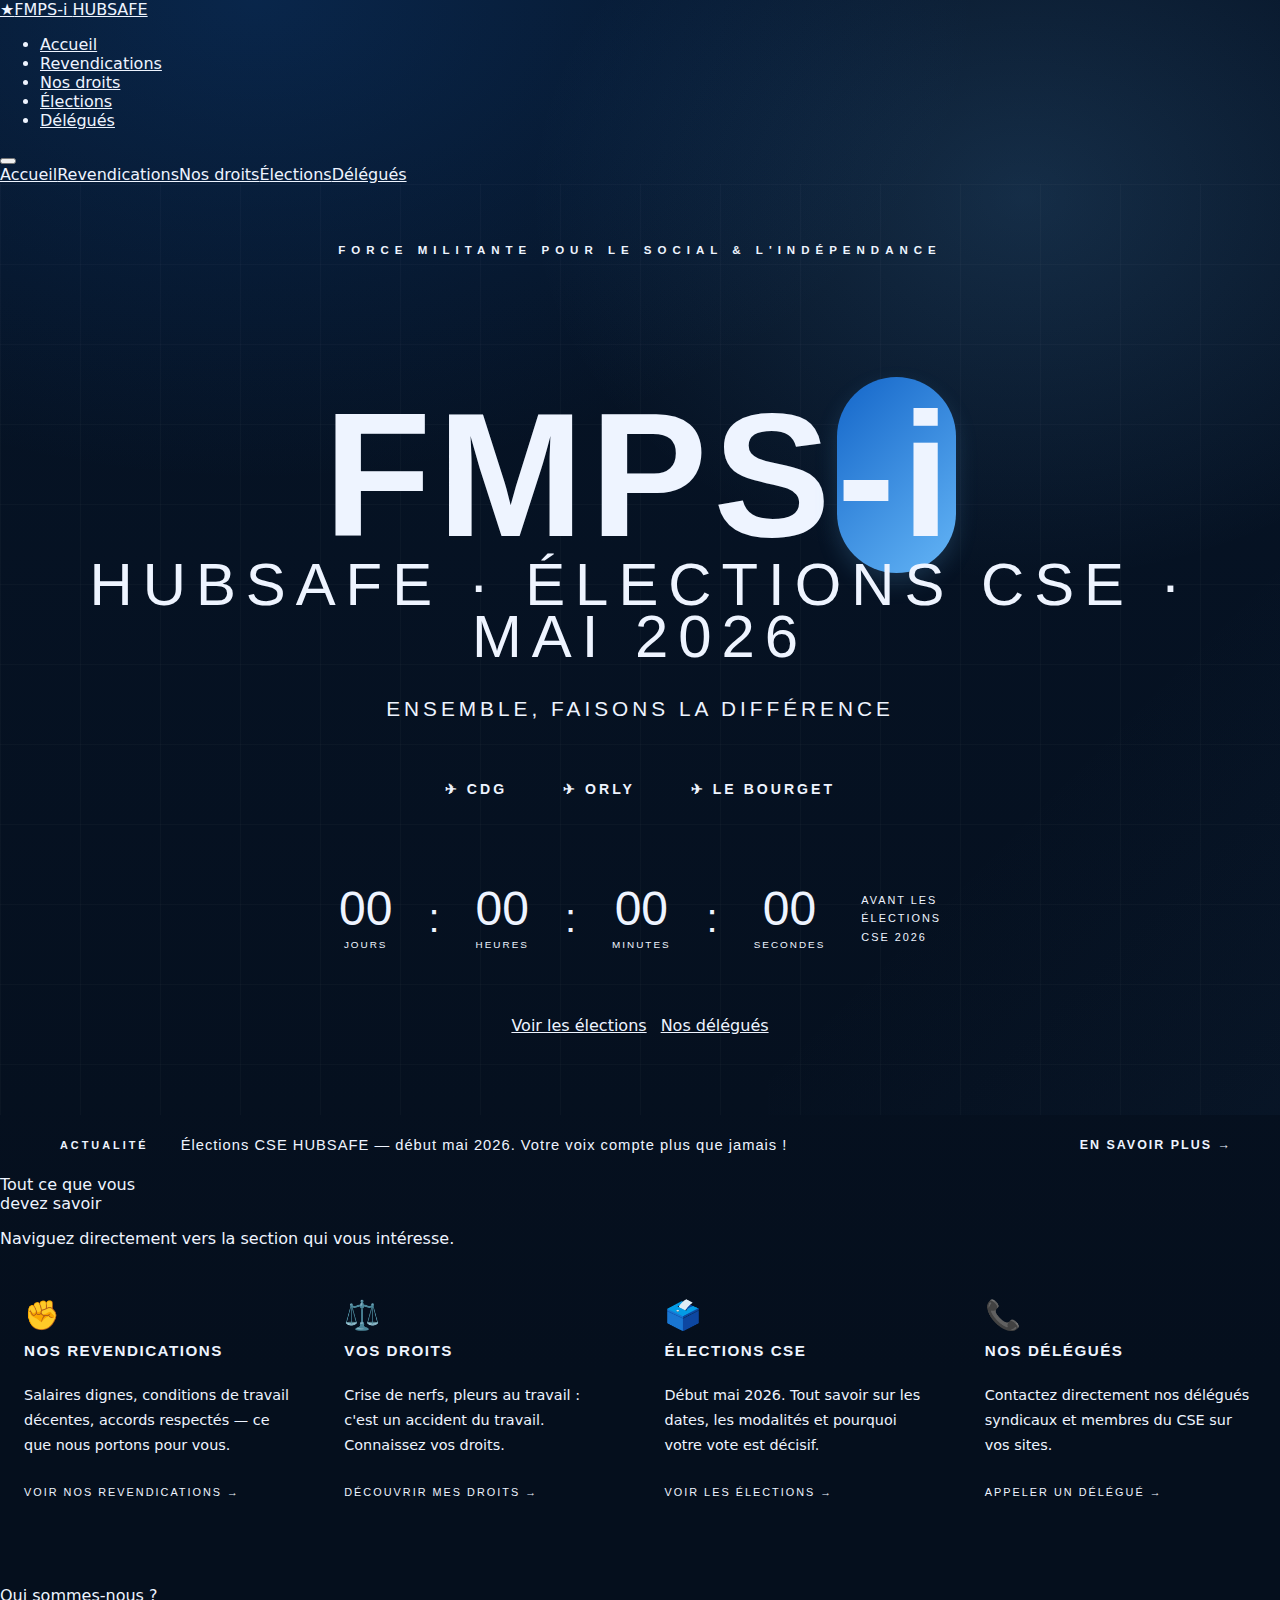
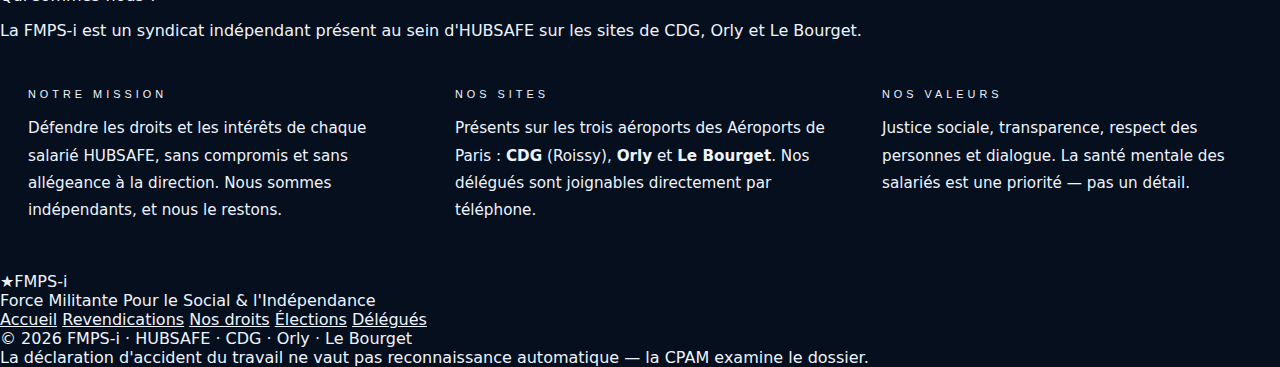
<file: index.html>
<!DOCTYPE html>
<html lang="fr">
<head>
<meta charset="UTF-8">
<meta name="viewport" content="width=device-width, initial-scale=1.0">

<!-- SEO -->
<title>FMPS-i · Syndicat HUBSAFE · Élections CSE Mai 2026</title>
<meta name="description" content="FMPS-i, le syndicat indépendant des salariés HUBSAFE. Défense de vos droits sur CDG, Orly et Le Bourget. Élections CSE mai 2026 — votez pour vos représentants.">
<meta name="keywords" content="FMPS-i, syndicat HUBSAFE, élections CSE 2026, délégué syndical, droits salariés, aéroport CDG, Orly, Le Bourget, accident du travail, représentant du personnel">
<meta name="robots" content="index, follow">
<meta name="author" content="FMPS-i — Force Militante Pour le Social & l'Indépendance">
<link rel="canonical" href="https://fmps-i.github.io/index.html">

<!-- Open Graph (partage réseaux sociaux) -->
<meta property="og:type" content="website">
<meta property="og:title" content="FMPS-i · Syndicat HUBSAFE · Élections CSE Mai 2026">
<meta property="og:description" content="Syndicat indépendant des salariés HUBSAFE sur CDG, Orly et Le Bourget. Défense de vos droits, élections CSE mai 2026.">
<meta property="og:url" content="https://fmps-i.github.io/">
<meta property="og:site_name" content="FMPS-i HUBSAFE">
<meta property="og:locale" content="fr_FR">

<!-- Favicon -->
<link rel="icon" type="image/svg+xml" href="favicon.svg">
<link rel="shortcut icon" href="favicon.svg">
<link rel="stylesheet" href="style.css">
<style>
/* ── HERO ACCUEIL ── */
#home-hero {
  min-height: calc(100vh - var(--nav-h));
  display: flex;
  flex-direction: column;
  justify-content: center;
  align-items: center;
  text-align: center;
  position: relative;
  overflow: hidden;
  padding: 60px 40px 80px;
  background: var(--black);
}
/* grille très subtile */
#home-hero::before {
  content: '';
  position: absolute; inset: 0;
  background-image:
    linear-gradient(rgba(255,255,255,0.025) 1px, transparent 1px),
    linear-gradient(90deg, rgba(255,255,255,0.025) 1px, transparent 1px);
  background-size: 80px 80px;
}
/* ligne diagonale décorative */
#home-hero::after {
  content: '';
  position: absolute;
  top: 0; right: 0;
  width: 40%; height: 100%;
  background: linear-gradient(135deg, transparent 60%, rgba(74,144,217,0.04) 100%);
  pointer-events: none;
}

.hero-eyebrow {
  position: relative;
  font-family: 'Oswald', sans-serif;
  font-size: 0.72rem;
  font-weight: 600;
  letter-spacing: 6px;
  text-transform: uppercase;
  color: var(--accent);
  margin-bottom: 24px;
  animation: fadeUp 0.5s ease both;
}

.hero-title {
  position: relative;
  font-family: 'Bebas Neue', sans-serif;
  font-size: clamp(5rem, 14vw, 11rem);
  line-height: 0.88;
  letter-spacing: 6px;
  color: var(--white);
  margin-bottom: 12px;
  animation: fadeUp 0.5s 0.1s ease both;
}
.hero-title .dot { color: var(--accent); }

.hero-hubsafe {
  font-size: 0.34em;
  letter-spacing: 10px;
  color: var(--white-30);
  display: block;
  margin-top: 6px;
  font-family: 'Oswald', sans-serif;
  font-weight: 400;
}

.hero-tagline {
  position: relative;
  font-family: 'Oswald', sans-serif;
  font-size: clamp(0.9rem, 2vw, 1.3rem);
  font-weight: 400;
  letter-spacing: 4px;
  text-transform: uppercase;
  color: var(--white-30);
  margin-bottom: 52px;
  animation: fadeUp 0.5s 0.2s ease both;
}

.hero-airports {
  position: relative;
  display: flex;
  gap: 12px;
  justify-content: center;
  flex-wrap: wrap;
  margin-bottom: 56px;
  animation: fadeUp 0.5s 0.3s ease both;
}
.airport-pill {
  border: 1px solid var(--border);
  background: var(--surface);
  padding: 8px 22px;
  font-family: 'Oswald', sans-serif;
  font-size: 0.88rem;
  font-weight: 600;
  letter-spacing: 3px;
  text-transform: uppercase;
  color: var(--white-80);
  transition: all 0.2s;
}
.airport-pill:hover { border-color: var(--accent); color: var(--white); }

/* COUNTDOWN */
.countdown-box {
  position: relative;
  background: var(--surface);
  border: 1px solid var(--border);
  border-top: 2px solid var(--accent);
  padding: 24px 44px;
  display: inline-flex;
  gap: 36px;
  align-items: center;
  animation: fadeUp 0.5s 0.4s ease both;
}
.cd-item { text-align: center; }
.cd-num { font-family:'Bebas Neue',sans-serif; font-size:3rem; color:var(--white); line-height:1; display:block; }
.cd-label { font-family:'Oswald',sans-serif; font-size:0.62rem; letter-spacing:2px; text-transform:uppercase; color:var(--white-30); }
.cd-sep { font-family:'Bebas Neue',sans-serif; font-size:2.5rem; color:var(--white-30); }
.cd-info { font-family:'Oswald',sans-serif; font-size:0.68rem; letter-spacing:2px; color:var(--white-30); text-transform:uppercase; line-height:1.7; text-align:left; }

.hero-ctas {
  position: relative;
  display: flex;
  gap: 14px;
  justify-content: center;
  flex-wrap: wrap;
  margin-top: 40px;
  animation: fadeUp 0.5s 0.5s ease both;
}

/* ACTU BAND */
.actu-band {
  background: var(--surface);
  border-top: 1px solid var(--border);
  border-bottom: 1px solid var(--border);
  padding: 20px 48px;
  display: flex;
  align-items: center;
  gap: 20px;
  flex-wrap: wrap;
}
.actu-tag { background: var(--accent); color: var(--white); font-family:'Oswald',sans-serif; font-weight:700; font-size:0.68rem; letter-spacing:3px; text-transform:uppercase; padding:4px 12px; clip-path:polygon(4px 0%,100% 0%,calc(100% - 4px) 100%,0% 100%); flex-shrink:0; }
.actu-text { font-family:'Oswald',sans-serif; font-size:0.92rem; font-weight:500; letter-spacing:1px; color:var(--white-80); flex:1; }
.actu-link { color:var(--accent); text-decoration:none; font-family:'Oswald',sans-serif; font-size:0.78rem; letter-spacing:2px; text-transform:uppercase; font-weight:700; flex-shrink:0; transition:opacity .2s; }
.actu-link:hover { opacity:.7; }

/* QUICK CARDS */
.quick-grid { display:grid; grid-template-columns:repeat(auto-fit,minmax(220px,1fr)); gap:1px; background:var(--border); margin-bottom:56px; }
.quick-card {
  background: var(--surface);
  padding: 32px 24px;
  text-decoration: none;
  color: var(--white);
  display: flex;
  flex-direction: column;
  gap: 10px;
  position: relative;
  transition: background 0.25s, transform 0.25s;
  border-top: 2px solid transparent;
}
.quick-card:hover { background: var(--surface-2); transform: translateY(-2px); border-top-color: var(--accent); }
.quick-icon { font-size: 1.8rem; }
.quick-title { font-family:'Oswald',sans-serif; font-weight:700; font-size:0.95rem; letter-spacing:1.5px; text-transform:uppercase; color:var(--white); }
.quick-desc { font-size:0.9rem; line-height:1.72; color:var(--white-55); flex:1; }
.quick-arrow { font-family:'Oswald',sans-serif; font-size:0.68rem; letter-spacing:2px; color:var(--accent); text-transform:uppercase; margin-top:4px; }

/* WHO WE ARE */
.who-grid { display:grid; grid-template-columns:repeat(auto-fit,minmax(260px,1fr)); gap:1px; background:var(--border); }
.who-card { background:var(--surface); padding:32px 28px; }
.who-label { font-family:'Oswald',sans-serif; font-size:0.68rem; letter-spacing:4px; text-transform:uppercase; color:var(--accent); margin-bottom:10px; }
.who-text { font-size:0.95rem; line-height:1.8; color:var(--white-80); }

@keyframes fadeUp { from{opacity:0;transform:translateY(24px)} to{opacity:1;transform:translateY(0)} }
@media(max-width:600px){
  .countdown-box{gap:16px;padding:18px 20px;flex-wrap:wrap;justify-content:center;}
  .cd-info{display:none;}
  .hero-ctas{flex-direction:column;align-items:center;}
  .actu-band{padding:16px 20px;}
}
</style>

<!-- Schema.org Données structurées (Google Rich Results) -->
<script type="application/ld+json">
{
  "@context": "https://schema.org",
  "@graph": [
    {
      "@type": "Organization",
      "name": "FMPS-i",
      "alternateName": "Force Militante Pour le Social & l'Indépendance",
      "description": "Syndicat indépendant des salariés HUBSAFE sur les aéroports CDG, Orly et Le Bourget",
      "url": "https://fmps-i.github.io/",
      "contactPoint": [
        {
          "@type": "ContactPoint",
          "telephone": "+33-7-85-37-15-58",
          "contactType": "Délégué Syndical",
          "name": "Akim Irbouh"
        },
        {
          "@type": "ContactPoint",
          "telephone": "+33-6-13-65-80-82",
          "contactType": "Délégué Syndical",
          "name": "Rabah Deziri"
        },
        {
          "@type": "ContactPoint",
          "telephone": "+33-6-58-69-28-76",
          "contactType": "Déléguée Syndicale",
          "name": "Lamia Karim"
        }
      ],
      "areaServed": [
        "Aéroport Charles de Gaulle",
        "Aéroport Paris-Orly",
        "Aéroport du Bourget"
      ]
    },
    {
      "@type": "Event",
      "name": "Élections CSE HUBSAFE 2026",
      "description": "Élections du Comité Social et Économique HUBSAFE — votez pour vos représentants FMPS-i",
      "startDate": "2026-05-01",
      "location": {
        "@type": "Place",
        "name": "HUBSAFE — CDG, Orly, Le Bourget"
      },
      "organizer": {
        "@type": "Organization",
        "name": "FMPS-i"
      }
    }
  ]
}
</script>
</head>
<body>
<nav id="main-nav"></nav>
<div id="mobile-menu" class="mobile-menu"></div>
<div class="page">

  <section id="home-hero">
    <div class="hero-eyebrow">Force Militante Pour le Social & l'Indépendance</div>
    <h1 class="hero-title">
      FMPS<span class="dot">-i</span>
      <span class="hero-hubsafe">HUBSAFE · ÉLECTIONS CSE · MAI 2026</span>
    </h1>
    <p class="hero-tagline">Ensemble, faisons la différence</p>
    <div class="hero-airports">
      <div class="airport-pill">✈ CDG</div>
      <div class="airport-pill">✈ Orly</div>
      <div class="airport-pill">✈ Le Bourget</div>
    </div>
    <div class="countdown-box">
      <div class="cd-item"><span class="cd-num" id="cd-days">--</span><span class="cd-label">Jours</span></div>
      <div class="cd-sep">:</div>
      <div class="cd-item"><span class="cd-num" id="cd-hours">--</span><span class="cd-label">Heures</span></div>
      <div class="cd-sep">:</div>
      <div class="cd-item"><span class="cd-num" id="cd-mins">--</span><span class="cd-label">Minutes</span></div>
      <div class="cd-sep">:</div>
      <div class="cd-item"><span class="cd-num" id="cd-secs">--</span><span class="cd-label">Secondes</span></div>
      <div class="cd-info">avant les<br>élections<br>CSE 2026</div>
    </div>
    <div class="hero-ctas">
      <a href="elections.html" class="btn-primary">Voir les élections</a>
      <a href="contact.html" class="btn-ghost">Nos délégués</a>
    </div>
  </section>

  <div class="actu-band reveal">
    <div class="actu-tag">Actualité</div>
    <div class="actu-text">Élections CSE HUBSAFE — début mai 2026. Votre voix compte plus que jamais !</div>
    <a href="elections.html" class="actu-link">En savoir plus →</a>
  </div>

  <div class="content">
    <div class="section-heading reveal">Tout ce que vous<br>devez savoir</div>
    <p class="section-sub reveal">Naviguez directement vers la section qui vous intéresse.</p>
    <div class="quick-grid">
      <a href="revendications.html" class="quick-card reveal">
        <span class="quick-icon">✊</span>
        <div class="quick-title">Nos revendications</div>
        <p class="quick-desc">Salaires dignes, conditions de travail décentes, accords respectés — ce que nous portons pour vous.</p>
        <div class="quick-arrow">Voir nos revendications →</div>
      </a>
      <a href="droits.html" class="quick-card reveal">
        <span class="quick-icon">⚖️</span>
        <div class="quick-title">Vos droits</div>
        <p class="quick-desc">Crise de nerfs, pleurs au travail : c'est un accident du travail. Connaissez vos droits.</p>
        <div class="quick-arrow">Découvrir mes droits →</div>
      </a>
      <a href="elections.html" class="quick-card reveal">
        <span class="quick-icon">🗳️</span>
        <div class="quick-title">Élections CSE</div>
        <p class="quick-desc">Début mai 2026. Tout savoir sur les dates, les modalités et pourquoi votre vote est décisif.</p>
        <div class="quick-arrow">Voir les élections →</div>
      </a>
      <a href="contact.html" class="quick-card reveal">
        <span class="quick-icon">📞</span>
        <div class="quick-title">Nos délégués</div>
        <p class="quick-desc">Contactez directement nos délégués syndicaux et membres du CSE sur vos sites.</p>
        <div class="quick-arrow">Appeler un délégué →</div>
      </a>
    </div>

    <div class="stripe" style="margin-bottom:48px;"></div>

    <div class="section-heading reveal">Qui sommes-nous ?</div>
    <p class="section-sub reveal">La FMPS-i est un syndicat indépendant présent au sein d'HUBSAFE sur les sites de CDG, Orly et Le Bourget.</p>
    <div class="who-grid reveal">
      <div class="who-card">
        <div class="who-label">Notre mission</div>
        <p class="who-text">Défendre les droits et les intérêts de chaque salarié HUBSAFE, sans compromis et sans allégeance à la direction. Nous sommes indépendants, et nous le restons.</p>
      </div>
      <div class="who-card">
        <div class="who-label">Nos sites</div>
        <p class="who-text">Présents sur les trois aéroports des Aéroports de Paris : <strong>CDG</strong> (Roissy), <strong>Orly</strong> et <strong>Le Bourget</strong>. Nos délégués sont joignables directement par téléphone.</p>
      </div>
      <div class="who-card">
        <div class="who-label">Nos valeurs</div>
        <p class="who-text">Justice sociale, transparence, respect des personnes et dialogue. La santé mentale des salariés est une priorité — pas un détail.</p>
      </div>
    </div>
  </div>

  <div class="stripe"></div>
  <footer id="main-footer"></footer>
</div>
<script src="main.js"></script>
<script>
  buildNav('index.html');
  initCountdown('2026-05-01T08:00:00', {days:'cd-days',hours:'cd-hours',mins:'cd-mins',secs:'cd-secs'});
</script>
</body>
</html>
</file>
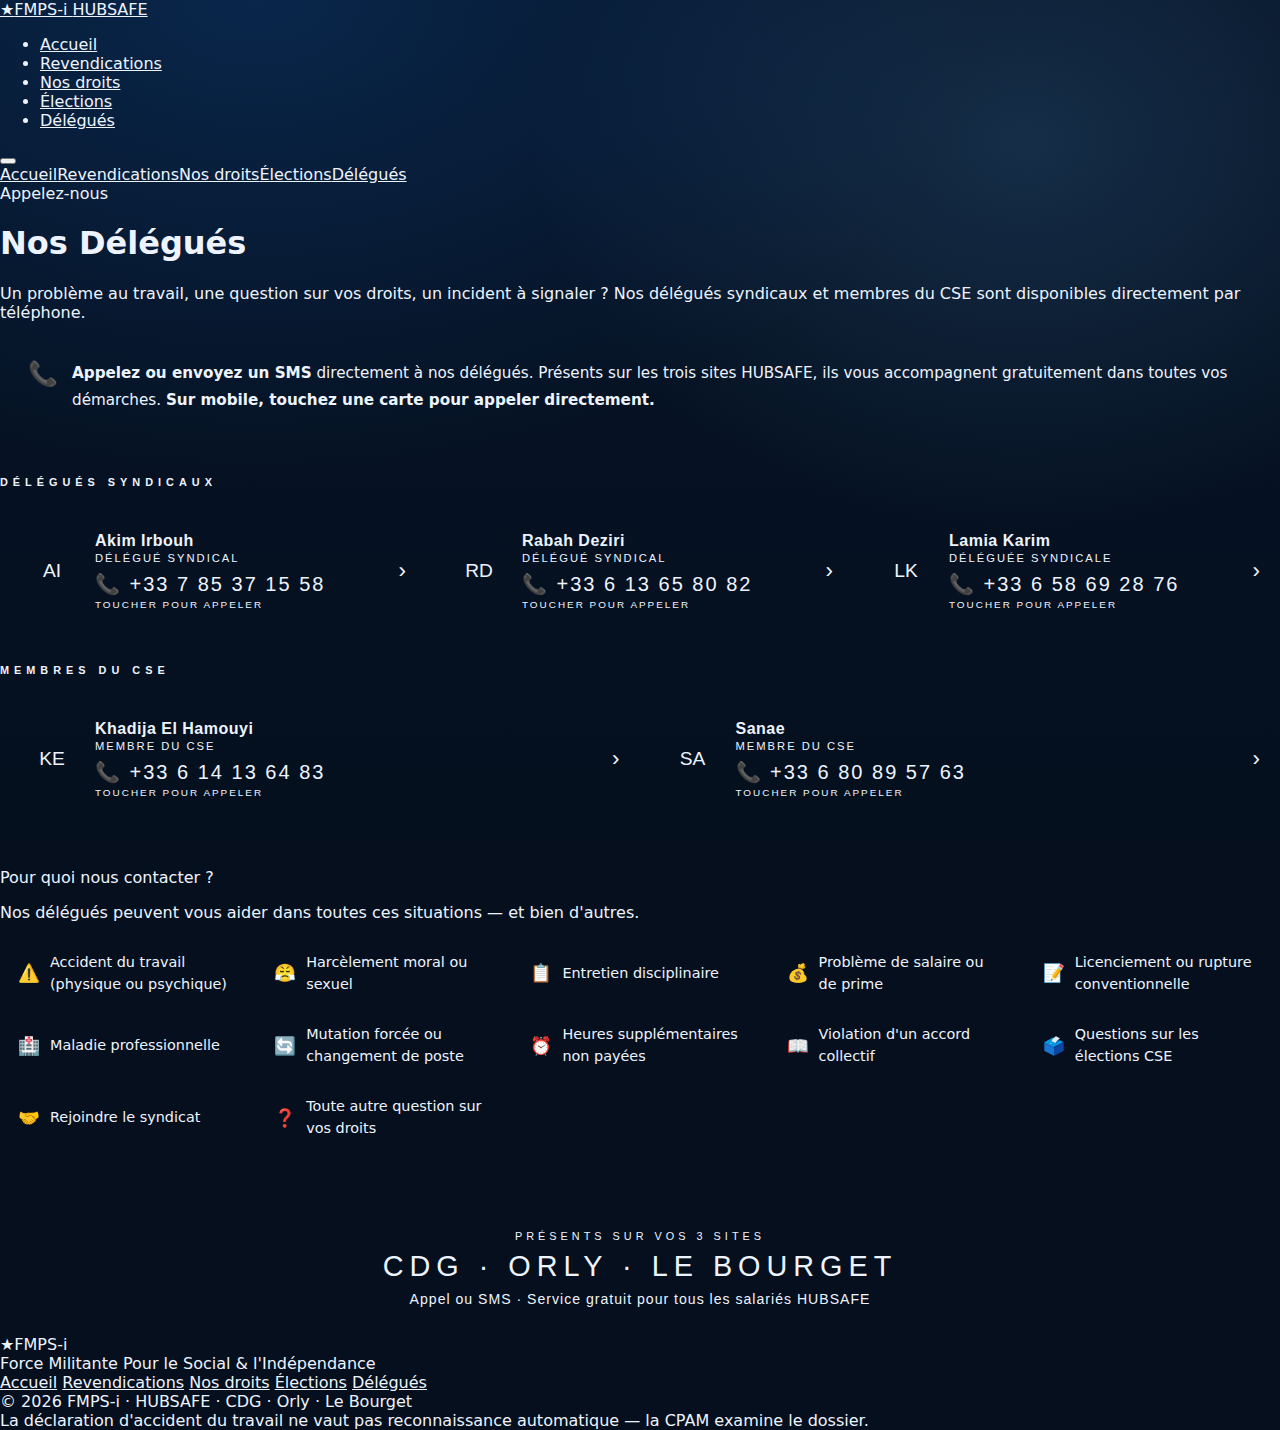
<file: contact.html>
<!DOCTYPE html>
<html lang="fr">
<head>
<meta charset="UTF-8">
<meta name="viewport" content="width=device-width, initial-scale=1.0">

<!-- SEO -->
<title>Nos Délégués · Contactez FMPS-i HUBSAFE</title>
<meta name="description" content="Contactez directement les délégués syndicaux et membres du CSE FMPS-i sur CDG, Orly et Le Bourget. Appel ou SMS — service gratuit pour tous les salariés HUBSAFE.">
<meta name="keywords" content="délégué syndical HUBSAFE, contact syndicat aéroport, FMPS-i téléphone, CSE HUBSAFE, aide salarié CDG Orly">
<meta name="robots" content="index, follow">
<meta name="author" content="FMPS-i — Force Militante Pour le Social & l'Indépendance">
<link rel="canonical" href="https://fmps-i.github.io/contact.html">

<!-- Open Graph -->
<meta property="og:type" content="website">
<meta property="og:title" content="Nos Délégués · Contactez FMPS-i HUBSAFE">
<meta property="og:description" content="Contactez directement les délégués syndicaux et membres du CSE FMPS-i sur CDG, Orly et Le Bourget. Appel ou SMS — service gratuit pour tous les salariés HUBSAFE.">
<meta property="og:url" content="https://fmps-i.github.io/contact.html">
<meta property="og:site_name" content="FMPS-i HUBSAFE">
<meta property="og:locale" content="fr_FR">

<!-- Favicon -->
<link rel="icon" type="image/svg+xml" href="favicon.svg">
<link rel="shortcut icon" href="favicon.svg">
<link rel="stylesheet" href="style.css">
<style>
.group-label { font-family:'Oswald',sans-serif; font-size:0.68rem; font-weight:700; letter-spacing:5px; text-transform:uppercase; color:var(--white-30); margin-bottom:14px; padding-bottom:8px; border-bottom:1px solid var(--border); margin-top:40px; }
.group-label:first-of-type { margin-top:0; }

.delegates-grid { display:grid; grid-template-columns:repeat(auto-fit,minmax(300px,1fr)); gap:1px; background:var(--border); margin-bottom:4px; }

.delegate-card {
  background: var(--surface);
  text-decoration: none;
  color: var(--white);
  display: flex;
  align-items: center;
  gap: 18px;
  padding: 22px 24px;
  position: relative;
  transition: background 0.25s;
  border-left: 3px solid transparent;
}
.delegate-card:hover { background:var(--surface-2); border-left-color:var(--accent); }

.delegate-avatar {
  width:50px; height:50px; flex-shrink:0;
  border-radius:50%;
  background: var(--white-10);
  border: 1px solid var(--border);
  display:flex; align-items:center; justify-content:center;
  font-family:'Bebas Neue',sans-serif;
  font-size:1.2rem;
  color:var(--white-80);
}
.delegate-name { font-family:'Oswald',sans-serif; font-weight:700; font-size:1rem; letter-spacing:.5px; color:var(--white); margin-bottom:2px; }
.delegate-role { font-family:'Oswald',sans-serif; font-size:0.7rem; letter-spacing:2px; text-transform:uppercase; color:var(--accent); margin-bottom:8px; }
.delegate-phone { font-family:'Bebas Neue',sans-serif; font-size:1.25rem; letter-spacing:2px; color:var(--white); display:flex; align-items:center; gap:6px; }
.delegate-tap { font-family:'Oswald',sans-serif; font-size:0.62rem; letter-spacing:2px; text-transform:uppercase; color:var(--white-30); margin-top:3px; }
.delegate-arrow { position:absolute; right:20px; top:50%; transform:translateY(-50%); color:var(--white-30); font-size:1.4rem; transition:right .2s, color .2s; font-family:'Bebas Neue',sans-serif; }
.delegate-card:hover .delegate-arrow { right:15px; color:var(--accent); }

.info-note { background:var(--surface); border:1px solid var(--border); border-left:4px solid var(--accent); padding:22px 28px; margin-bottom:40px; display:flex; gap:14px; align-items:flex-start; }
.info-note-icon { font-size:1.5rem; flex-shrink:0; }
.info-note-text { font-size:0.95rem; line-height:1.78; color:var(--white-80); }
.info-note-text strong { color:var(--white); }

.topics-grid { display:grid; grid-template-columns:repeat(auto-fit,minmax(220px,1fr)); gap:1px; background:var(--border); margin-bottom:48px; }
.topic-pill { background:var(--surface); padding:14px 18px; display:flex; gap:10px; align-items:center; font-size:0.9rem; color:var(--white-55); line-height:1.5; transition:background .2s, color .2s; }
.topic-pill:hover { background:var(--surface-2); color:var(--white); }
.topic-pill-icon { font-size:1.1rem; flex-shrink:0; }

.sites-block { background:var(--surface); border:1px solid var(--border); border-top:2px solid var(--accent); padding:28px 32px; text-align:center; }
.sites-label { font-family:'Oswald',sans-serif; font-size:0.68rem; letter-spacing:4px; text-transform:uppercase; color:var(--accent); margin-bottom:8px; }
.sites-names { font-family:'Bebas Neue',sans-serif; font-size:1.8rem; letter-spacing:6px; color:var(--white); }
.sites-note { font-size:0.88rem; color:var(--white-30); margin-top:8px; font-family:'Oswald',sans-serif; letter-spacing:1px; }

@media(max-width:500px){ .delegates-grid{grid-template-columns:1fr;} }
</style>
</head>
<body>
<nav id="main-nav"></nav>
<div id="mobile-menu" class="mobile-menu"></div>
<div class="page">

  <div class="page-hero">
    <div class="page-hero-inner">
      <div class="page-label">Appelez-nous</div>
      <h1 class="page-title">Nos Délégués</h1>
      <p class="page-desc">Un problème au travail, une question sur vos droits, un incident à signaler ? Nos délégués syndicaux et membres du CSE sont disponibles directement par téléphone.</p>
    </div>
  </div>

  <div class="content">

    <div class="info-note reveal">
      <div class="info-note-icon">📞</div>
      <div class="info-note-text"><strong>Appelez ou envoyez un SMS</strong> directement à nos délégués. Présents sur les trois sites HUBSAFE, ils vous accompagnent gratuitement dans toutes vos démarches. <strong>Sur mobile, touchez une carte pour appeler directement.</strong></div>
    </div>

    <div class="group-label">Délégués Syndicaux</div>
    <div class="delegates-grid">
      <a href="tel:+33785371558" class="delegate-card reveal">
        <div class="delegate-avatar">AI</div>
        <div style="flex:1">
          <div class="delegate-name">Akim Irbouh</div>
          <div class="delegate-role">Délégué Syndical</div>
          <div class="delegate-phone">📞 +33 7 85 37 15 58</div>
          <div class="delegate-tap">Toucher pour appeler</div>
        </div>
        <div class="delegate-arrow">›</div>
      </a>
      <a href="tel:+33613658082" class="delegate-card reveal">
        <div class="delegate-avatar">RD</div>
        <div style="flex:1">
          <div class="delegate-name">Rabah Deziri</div>
          <div class="delegate-role">Délégué Syndical</div>
          <div class="delegate-phone">📞 +33 6 13 65 80 82</div>
          <div class="delegate-tap">Toucher pour appeler</div>
        </div>
        <div class="delegate-arrow">›</div>
      </a>
      <a href="tel:+33658692876" class="delegate-card reveal">
        <div class="delegate-avatar">LK</div>
        <div style="flex:1">
          <div class="delegate-name">Lamia Karim</div>
          <div class="delegate-role">Déléguée Syndicale</div>
          <div class="delegate-phone">📞 +33 6 58 69 28 76</div>
          <div class="delegate-tap">Toucher pour appeler</div>
        </div>
        <div class="delegate-arrow">›</div>
      </a>
    </div>

    <div class="group-label" style="margin-top:32px;">Membres du CSE</div>
    <div class="delegates-grid">
      <a href="tel:+33614136483" class="delegate-card reveal">
        <div class="delegate-avatar">KE</div>
        <div style="flex:1">
          <div class="delegate-name">Khadija El Hamouyi</div>
          <div class="delegate-role">Membre du CSE</div>
          <div class="delegate-phone">📞 +33 6 14 13 64 83</div>
          <div class="delegate-tap">Toucher pour appeler</div>
        </div>
        <div class="delegate-arrow">›</div>
      </a>
      <a href="tel:+33680895763" class="delegate-card reveal">
        <div class="delegate-avatar">SA</div>
        <div style="flex:1">
          <div class="delegate-name">Sanae</div>
          <div class="delegate-role">Membre du CSE</div>
          <div class="delegate-phone">📞 +33 6 80 89 57 63</div>
          <div class="delegate-tap">Toucher pour appeler</div>
        </div>
        <div class="delegate-arrow">›</div>
      </a>
    </div>

    <div class="stripe" style="margin:48px 0;"></div>

    <div class="section-heading reveal">Pour quoi nous contacter ?</div>
    <p class="section-sub reveal">Nos délégués peuvent vous aider dans toutes ces situations — et bien d'autres.</p>

    <div class="topics-grid">
      <div class="topic-pill reveal"><span class="topic-pill-icon">⚠️</span>Accident du travail (physique ou psychique)</div>
      <div class="topic-pill reveal"><span class="topic-pill-icon">😤</span>Harcèlement moral ou sexuel</div>
      <div class="topic-pill reveal"><span class="topic-pill-icon">📋</span>Entretien disciplinaire</div>
      <div class="topic-pill reveal"><span class="topic-pill-icon">💰</span>Problème de salaire ou de prime</div>
      <div class="topic-pill reveal"><span class="topic-pill-icon">📝</span>Licenciement ou rupture conventionnelle</div>
      <div class="topic-pill reveal"><span class="topic-pill-icon">🏥</span>Maladie professionnelle</div>
      <div class="topic-pill reveal"><span class="topic-pill-icon">🔄</span>Mutation forcée ou changement de poste</div>
      <div class="topic-pill reveal"><span class="topic-pill-icon">⏰</span>Heures supplémentaires non payées</div>
      <div class="topic-pill reveal"><span class="topic-pill-icon">📖</span>Violation d'un accord collectif</div>
      <div class="topic-pill reveal"><span class="topic-pill-icon">🗳️</span>Questions sur les élections CSE</div>
      <div class="topic-pill reveal"><span class="topic-pill-icon">🤝</span>Rejoindre le syndicat</div>
      <div class="topic-pill reveal"><span class="topic-pill-icon">❓</span>Toute autre question sur vos droits</div>
    </div>

    <div class="sites-block reveal">
      <div class="sites-label">Présents sur vos 3 sites</div>
      <div class="sites-names">CDG · ORLY · LE BOURGET</div>
      <div class="sites-note">Appel ou SMS · Service gratuit pour tous les salariés HUBSAFE</div>
    </div>

  </div>

  <div class="stripe"></div>
  <footer id="main-footer"></footer>
</div>
<script src="main.js"></script>
<script>buildNav('contact.html');</script>
</body>
</html>
</file>
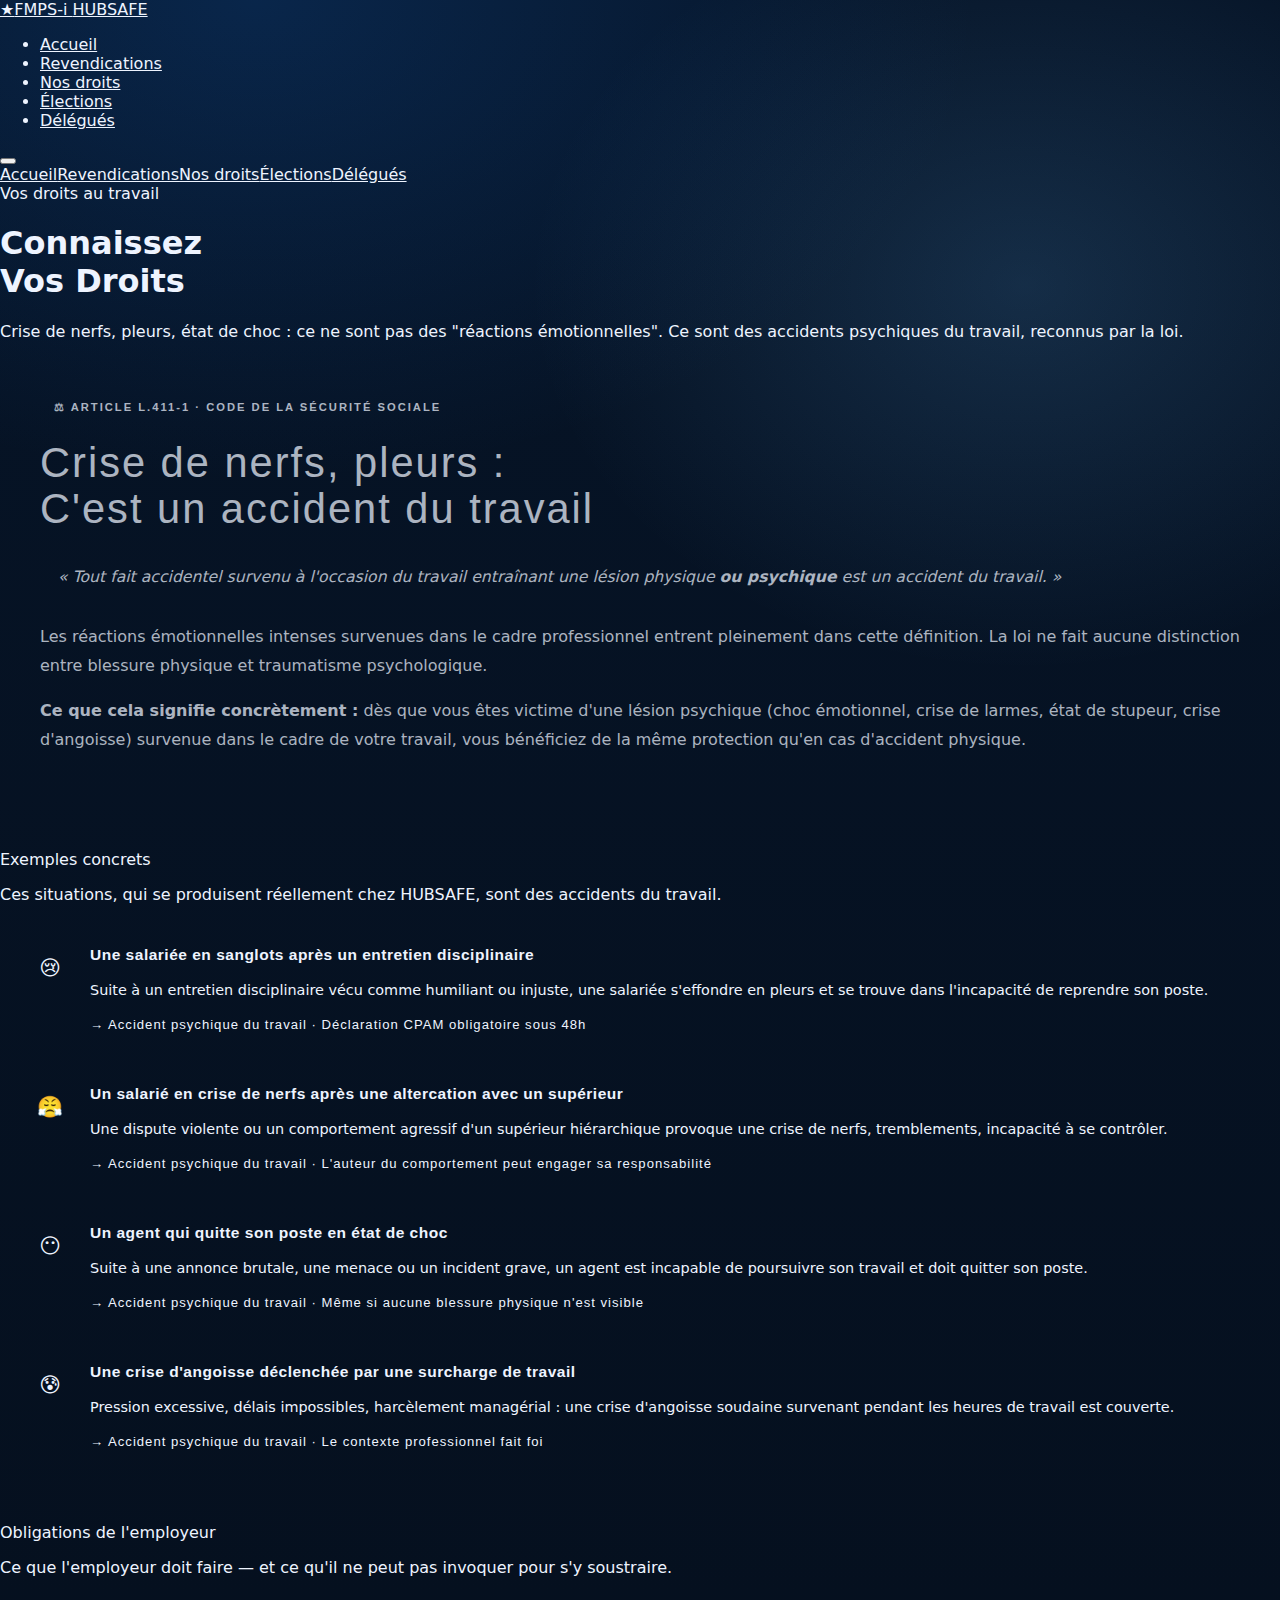
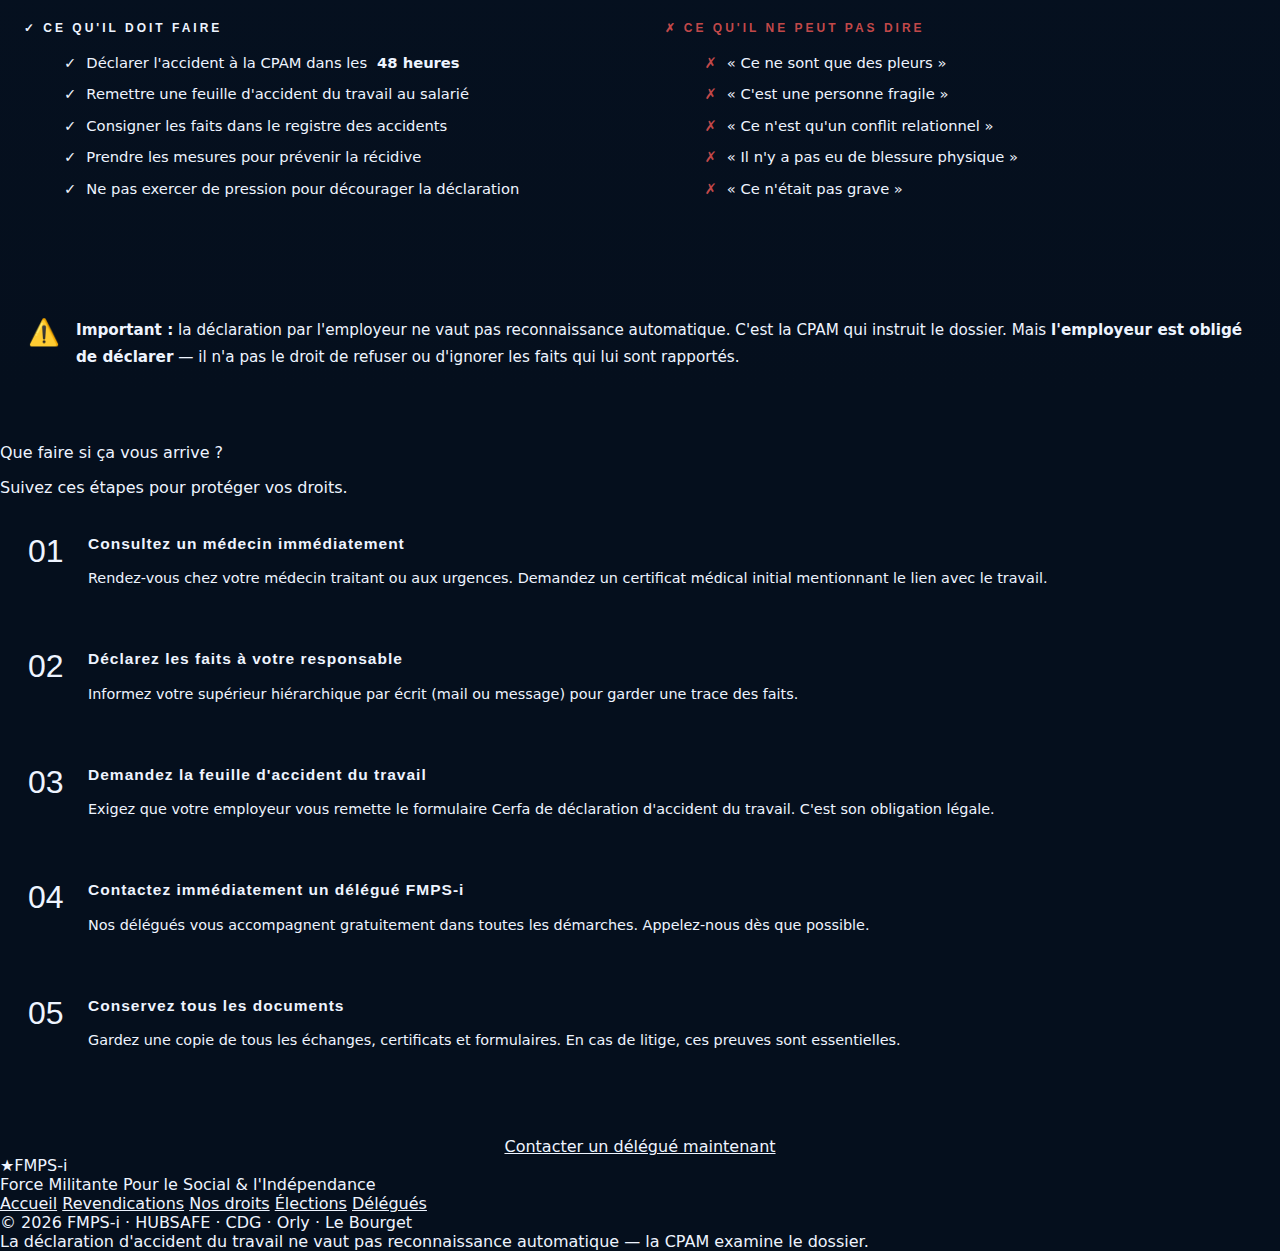
<file: droits.html>
<!DOCTYPE html>
<html lang="fr">
<head>
<meta charset="UTF-8">
<meta name="viewport" content="width=device-width, initial-scale=1.0">

<!-- SEO -->
<title>Vos Droits au Travail · Accident Psychique · FMPS-i HUBSAFE</title>
<meta name="description" content="Crise de nerfs, pleurs, état de choc au travail : c'est un accident du travail reconnu par la loi. FMPS-i vous explique vos droits et démarches chez HUBSAFE.">
<meta name="keywords" content="accident travail psychique, droits salariés, crise de nerfs travail, CPAM déclaration, harcèlement moral HUBSAFE, FMPS-i">
<meta name="robots" content="index, follow">
<meta name="author" content="FMPS-i — Force Militante Pour le Social & l'Indépendance">
<link rel="canonical" href="https://fmps-i.github.io/droits.html">

<!-- Open Graph -->
<meta property="og:type" content="website">
<meta property="og:title" content="Vos Droits au Travail · Accident Psychique · FMPS-i HUBSAFE">
<meta property="og:description" content="Crise de nerfs, pleurs, état de choc au travail : c'est un accident du travail reconnu par la loi. FMPS-i vous explique vos droits et démarches chez HUBSAFE.">
<meta property="og:url" content="https://fmps-i.github.io/droits.html">
<meta property="og:site_name" content="FMPS-i HUBSAFE">
<meta property="og:locale" content="fr_FR">

<!-- Favicon -->
<link rel="icon" type="image/svg+xml" href="favicon.svg">
<link rel="shortcut icon" href="favicon.svg">
<link rel="stylesheet" href="style.css">
<style>
.legal-box {
  background: var(--surface);
  border: 1px solid var(--border);
  border-left: 4px solid var(--accent);
  padding: 36px 40px;
  margin-bottom: 48px;
  position: relative;
}
.legal-tag { display:inline-block; background:var(--accent); color:var(--white); font-family:'Oswald',sans-serif; font-size:0.7rem; font-weight:700; letter-spacing:2px; text-transform:uppercase; padding:5px 14px; clip-path:polygon(5px 0%,100% 0%,calc(100% - 5px) 100%,0% 100%); margin-bottom:18px; }
.legal-main-title { font-family:'Bebas Neue',sans-serif; font-size:clamp(1.6rem,4vw,2.6rem); letter-spacing:2px; color:var(--white); margin-bottom:18px; line-height:1.1; }
.legal-body { font-size:1rem; line-height:1.82; color:var(--white-80); margin-bottom:12px; }
.legal-body strong { color:var(--white); }
.legal-highlight { display:block; background:var(--white-10); border-left:3px solid var(--accent); padding:14px 18px; margin:16px 0; font-size:0.98rem; line-height:1.8; font-style:italic; color:var(--white-80); }

.examples-grid { display:flex; flex-direction:column; gap:1px; background:var(--border); margin-bottom:48px; }
.example-card { background:var(--surface); padding:26px 28px; display:flex; gap:18px; align-items:flex-start; transition:background .2s; }
.example-card:hover { background:var(--surface-2); }
.ex-icon-wrap { width:44px; height:44px; flex-shrink:0; background:var(--white-10); border-radius:50%; display:flex; align-items:center; justify-content:center; font-size:1.3rem; border:1px solid var(--border); }
.ex-title { font-family:'Oswald',sans-serif; font-weight:700; font-size:0.97rem; letter-spacing:.5px; color:var(--white); margin-bottom:5px; }
.ex-desc { font-size:0.9rem; color:var(--white-55); line-height:1.68; }
.ex-result { margin-top:8px; font-size:0.82rem; color:var(--accent); font-family:'Oswald',sans-serif; letter-spacing:1px; }

.oblig-grid { display:grid; grid-template-columns:1fr 1fr; gap:1px; background:var(--border); margin-bottom:48px; }
.oblig-box { background:var(--surface); padding:28px 24px; }
.oblig-header { font-family:'Oswald',sans-serif; font-weight:700; font-size:0.75rem; letter-spacing:3px; text-transform:uppercase; margin-bottom:16px; }
.oblig-do .oblig-header { color:var(--accent); }
.oblig-dont .oblig-header { color:rgba(220,80,80,0.9); }
.oblig-list { list-style:none; display:flex; flex-direction:column; gap:8px; }
.oblig-list li { font-size:0.92rem; color:var(--white-80); line-height:1.6; display:flex; gap:10px; align-items:baseline; }
.oblig-do .oblig-list li::before { content:'✓'; color:var(--accent); font-weight:700; flex-shrink:0; }
.oblig-dont .oblig-list li::before { content:'✗'; color:rgba(220,80,80,0.9); font-weight:700; flex-shrink:0; }

.steps-list { display:flex; flex-direction:column; gap:1px; background:var(--border); margin-bottom:48px; }
.step-item { background:var(--surface); padding:22px 28px; display:flex; gap:20px; align-items:flex-start; transition:background .2s; }
.step-item:hover { background:var(--surface-2); }
.step-num { font-family:'Bebas Neue',sans-serif; font-size:2rem; color:var(--accent); line-height:1; flex-shrink:0; width:40px; }
.step-title { font-family:'Oswald',sans-serif; font-weight:700; font-size:0.97rem; letter-spacing:1px; color:var(--white); margin-bottom:4px; }
.step-desc { font-size:0.9rem; color:var(--white-55); line-height:1.65; }

.info-note { background:var(--surface); border:1px solid var(--border); border-left:4px solid var(--accent); padding:24px 28px; margin-bottom:48px; display:flex; gap:16px; align-items:flex-start; }
.info-note-icon { font-size:1.6rem; flex-shrink:0; }
.info-note-text { font-size:0.95rem; line-height:1.78; color:var(--white-80); }
.info-note-text strong { color:var(--white); }

@media(max-width:640px){ .oblig-grid{grid-template-columns:1fr;} .legal-box{padding:24px 20px;} }
</style>
</head>
<body>
<nav id="main-nav"></nav>
<div id="mobile-menu" class="mobile-menu"></div>
<div class="page">

  <div class="page-hero">
    <div class="page-hero-inner">
      <div class="page-label">Vos droits au travail</div>
      <h1 class="page-title">Connaissez<br>Vos Droits</h1>
      <p class="page-desc">Crise de nerfs, pleurs, état de choc : ce ne sont pas des "réactions émotionnelles". Ce sont des accidents psychiques du travail, reconnus par la loi.</p>
    </div>
  </div>

  <div class="content">

    <div class="legal-box reveal">
      <div class="legal-tag">⚖ Article L.411-1 · Code de la Sécurité Sociale</div>
      <div class="legal-main-title">Crise de nerfs, pleurs :<br>C'est un accident du travail</div>
      <p class="legal-body">
        <span class="legal-highlight">« Tout fait accidentel survenu à l'occasion du travail entraînant une lésion physique <strong>ou psychique</strong> est un accident du travail. »</span>
        Les réactions émotionnelles intenses survenues dans le cadre professionnel entrent pleinement dans cette définition. La loi ne fait aucune distinction entre blessure physique et traumatisme psychologique.
      </p>
      <p class="legal-body"><strong>Ce que cela signifie concrètement :</strong> dès que vous êtes victime d'une lésion psychique (choc émotionnel, crise de larmes, état de stupeur, crise d'angoisse) survenue dans le cadre de votre travail, vous bénéficiez de la même protection qu'en cas d'accident physique.</p>
    </div>

    <div class="section-heading reveal">Exemples concrets</div>
    <p class="section-sub reveal">Ces situations, qui se produisent réellement chez HUBSAFE, sont des accidents du travail.</p>

    <div class="examples-grid">
      <div class="example-card reveal"><div class="ex-icon-wrap">😢</div><div><div class="ex-title">Une salariée en sanglots après un entretien disciplinaire</div><p class="ex-desc">Suite à un entretien disciplinaire vécu comme humiliant ou injuste, une salariée s'effondre en pleurs et se trouve dans l'incapacité de reprendre son poste.</p><div class="ex-result">→ Accident psychique du travail · Déclaration CPAM obligatoire sous 48h</div></div></div>
      <div class="example-card reveal"><div class="ex-icon-wrap">😤</div><div><div class="ex-title">Un salarié en crise de nerfs après une altercation avec un supérieur</div><p class="ex-desc">Une dispute violente ou un comportement agressif d'un supérieur hiérarchique provoque une crise de nerfs, tremblements, incapacité à se contrôler.</p><div class="ex-result">→ Accident psychique du travail · L'auteur du comportement peut engager sa responsabilité</div></div></div>
      <div class="example-card reveal"><div class="ex-icon-wrap">😶</div><div><div class="ex-title">Un agent qui quitte son poste en état de choc</div><p class="ex-desc">Suite à une annonce brutale, une menace ou un incident grave, un agent est incapable de poursuivre son travail et doit quitter son poste.</p><div class="ex-result">→ Accident psychique du travail · Même si aucune blessure physique n'est visible</div></div></div>
      <div class="example-card reveal"><div class="ex-icon-wrap">😰</div><div><div class="ex-title">Une crise d'angoisse déclenchée par une surcharge de travail</div><p class="ex-desc">Pression excessive, délais impossibles, harcèlement managérial : une crise d'angoisse soudaine survenant pendant les heures de travail est couverte.</p><div class="ex-result">→ Accident psychique du travail · Le contexte professionnel fait foi</div></div></div>
    </div>

    <div class="stripe" style="margin-bottom:48px;"></div>

    <div class="section-heading reveal">Obligations de l'employeur</div>
    <p class="section-sub reveal">Ce que l'employeur doit faire — et ce qu'il ne peut pas invoquer pour s'y soustraire.</p>

    <div class="oblig-grid reveal">
      <div class="oblig-box oblig-do">
        <div class="oblig-header">✓ Ce qu'il doit faire</div>
        <ul class="oblig-list">
          <li>Déclarer l'accident à la CPAM dans les <strong>48 heures</strong></li>
          <li>Remettre une feuille d'accident du travail au salarié</li>
          <li>Consigner les faits dans le registre des accidents</li>
          <li>Prendre les mesures pour prévenir la récidive</li>
          <li>Ne pas exercer de pression pour décourager la déclaration</li>
        </ul>
      </div>
      <div class="oblig-box oblig-dont">
        <div class="oblig-header">✗ Ce qu'il ne peut pas dire</div>
        <ul class="oblig-list">
          <li>« Ce ne sont que des pleurs »</li>
          <li>« C'est une personne fragile »</li>
          <li>« Ce n'est qu'un conflit relationnel »</li>
          <li>« Il n'y a pas eu de blessure physique »</li>
          <li>« Ce n'était pas grave »</li>
        </ul>
      </div>
    </div>

    <div class="info-note reveal">
      <div class="info-note-icon">⚠️</div>
      <div class="info-note-text"><strong>Important :</strong> la déclaration par l'employeur ne vaut pas reconnaissance automatique. C'est la CPAM qui instruit le dossier. Mais <strong>l'employeur est obligé de déclarer</strong> — il n'a pas le droit de refuser ou d'ignorer les faits qui lui sont rapportés.</div>
    </div>

    <div class="section-heading reveal">Que faire si ça vous arrive ?</div>
    <p class="section-sub reveal">Suivez ces étapes pour protéger vos droits.</p>

    <div class="steps-list">
      <div class="step-item reveal"><div class="step-num">01</div><div><div class="step-title">Consultez un médecin immédiatement</div><p class="step-desc">Rendez-vous chez votre médecin traitant ou aux urgences. Demandez un certificat médical initial mentionnant le lien avec le travail.</p></div></div>
      <div class="step-item reveal"><div class="step-num">02</div><div><div class="step-title">Déclarez les faits à votre responsable</div><p class="step-desc">Informez votre supérieur hiérarchique par écrit (mail ou message) pour garder une trace des faits.</p></div></div>
      <div class="step-item reveal"><div class="step-num">03</div><div><div class="step-title">Demandez la feuille d'accident du travail</div><p class="step-desc">Exigez que votre employeur vous remette le formulaire Cerfa de déclaration d'accident du travail. C'est son obligation légale.</p></div></div>
      <div class="step-item reveal"><div class="step-num">04</div><div><div class="step-title">Contactez immédiatement un délégué FMPS-i</div><p class="step-desc">Nos délégués vous accompagnent gratuitement dans toutes les démarches. Appelez-nous dès que possible.</p></div></div>
      <div class="step-item reveal"><div class="step-num">05</div><div><div class="step-title">Conservez tous les documents</div><p class="step-desc">Gardez une copie de tous les échanges, certificats et formulaires. En cas de litige, ces preuves sont essentielles.</p></div></div>
    </div>

    <div style="margin-top:48px;text-align:center;">
      <a href="contact.html" class="btn-primary">Contacter un délégué maintenant</a>
    </div>
  </div>

  <div class="stripe"></div>
  <footer id="main-footer"></footer>
</div>
<script src="main.js"></script>
<script>buildNav('droits.html');</script>
</body>
</html>
</file>
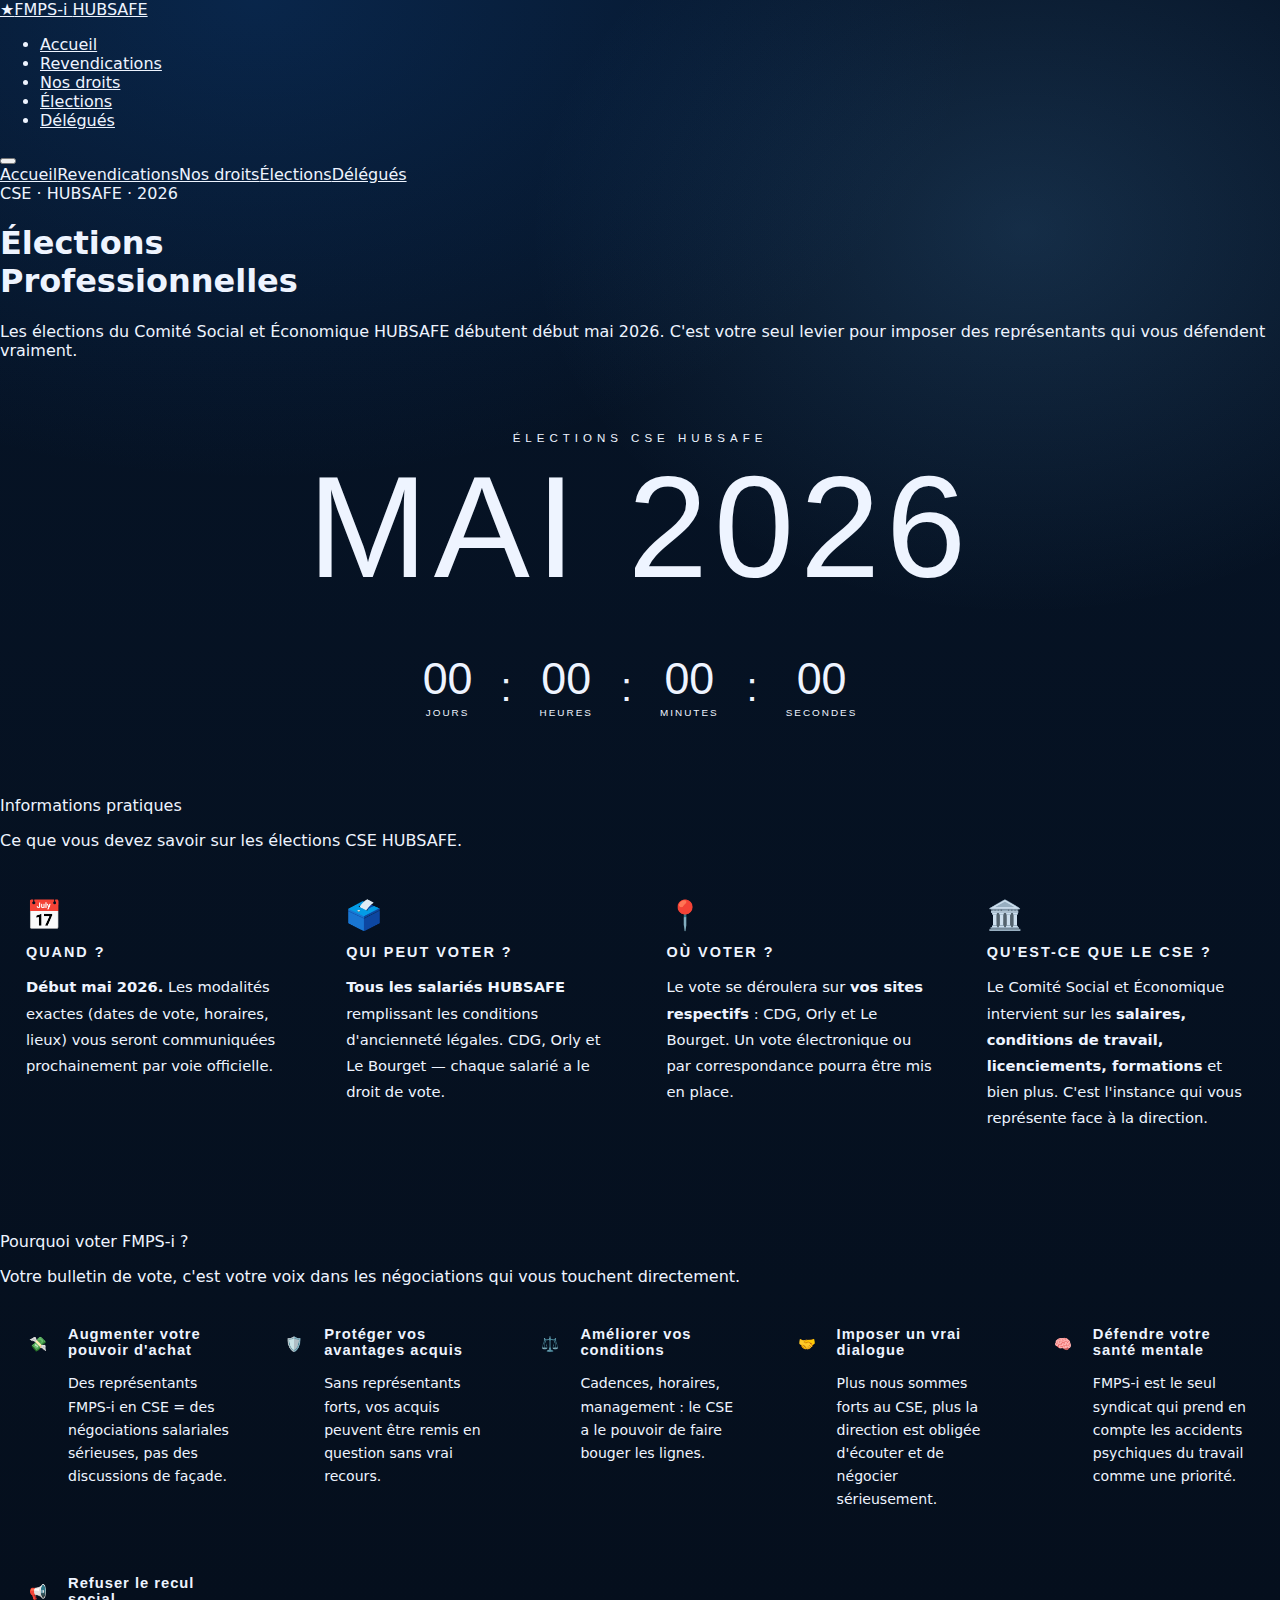
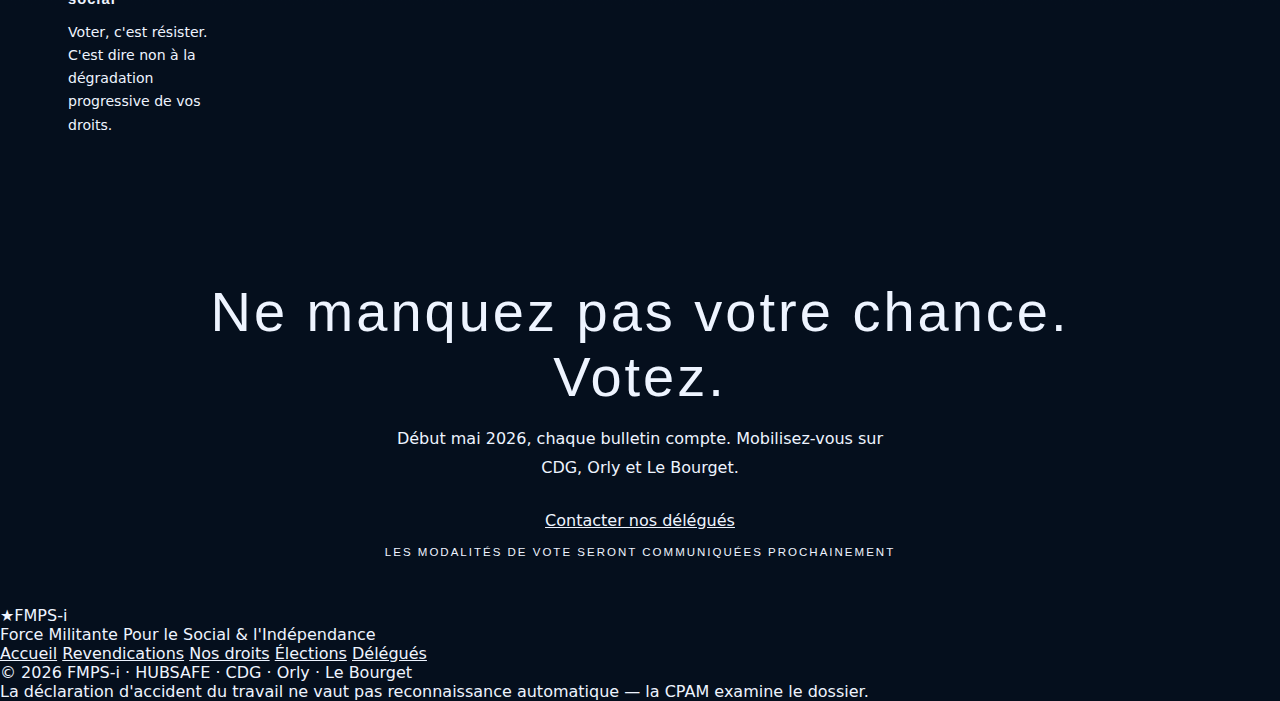
<file: elections.html>
<!DOCTYPE html>
<html lang="fr">
<head>
<meta charset="UTF-8">
<meta name="viewport" content="width=device-width, initial-scale=1.0">

<!-- SEO -->
<title>Élections CSE HUBSAFE Mai 2026 · FMPS-i</title>
<meta name="description" content="Élections professionnelles CSE HUBSAFE début mai 2026. Votez FMPS-i sur CDG, Orly et Le Bourget pour des représentants qui défendent vraiment vos droits.">
<meta name="keywords" content="élections CSE HUBSAFE 2026, vote CSE aéroport, représentants du personnel, FMPS-i mai 2026, CDG Orly Le Bourget">
<meta name="robots" content="index, follow">
<meta name="author" content="FMPS-i — Force Militante Pour le Social & l'Indépendance">
<link rel="canonical" href="https://fmps-i.github.io/elections.html">

<!-- Open Graph -->
<meta property="og:type" content="website">
<meta property="og:title" content="Élections CSE HUBSAFE Mai 2026 · FMPS-i">
<meta property="og:description" content="Élections professionnelles CSE HUBSAFE début mai 2026. Votez FMPS-i sur CDG, Orly et Le Bourget pour des représentants qui défendent vraiment vos droits.">
<meta property="og:url" content="https://fmps-i.github.io/elections.html">
<meta property="og:site_name" content="FMPS-i HUBSAFE">
<meta property="og:locale" content="fr_FR">

<!-- Favicon -->
<link rel="icon" type="image/svg+xml" href="favicon.svg">
<link rel="shortcut icon" href="favicon.svg">
<link rel="stylesheet" href="style.css">
<style>
.election-hero-block {
  background: var(--surface);
  border-bottom: 1px solid var(--border);
  padding: 56px 48px;
  text-align: center;
}
.elec-label { font-family:'Oswald',sans-serif; font-size:0.72rem; letter-spacing:5px; text-transform:uppercase; color:var(--accent); margin-bottom:12px; }
.elec-date { font-family:'Bebas Neue',sans-serif; font-size:clamp(4rem,13vw,9rem); letter-spacing:6px; line-height:1; color:var(--white); margin-bottom:36px; }
.elec-countdown { display:inline-flex; gap:28px; align-items:center; background:var(--black); border:1px solid var(--border); border-top:2px solid var(--accent); padding:20px 40px; flex-wrap:wrap; justify-content:center; }
.ec-item { text-align:center; }
.ec-num { font-family:'Bebas Neue',sans-serif; font-size:2.8rem; color:var(--white); line-height:1; display:block; }
.ec-label { font-family:'Oswald',sans-serif; font-size:0.62rem; letter-spacing:2px; text-transform:uppercase; color:var(--white-30); }
.ec-sep { font-family:'Bebas Neue',sans-serif; font-size:2.5rem; color:var(--white-30); }

.info-grid { display:grid; grid-template-columns:repeat(auto-fit,minmax(260px,1fr)); gap:1px; background:var(--border); margin-bottom:56px; }
.info-card { background:var(--surface); padding:30px 26px; border-top:2px solid transparent; transition:border-color .2s, background .2s; }
.info-card:hover { border-top-color:var(--accent); background:var(--surface-2); }
.info-icon { font-size:1.8rem; margin-bottom:12px; display:block; }
.info-title { font-family:'Oswald',sans-serif; font-weight:700; font-size:0.9rem; letter-spacing:2px; text-transform:uppercase; color:var(--white); margin-bottom:8px; }
.info-body { font-size:0.92rem; line-height:1.78; color:var(--white-55); }
.info-body strong { color:var(--white); }

.why-grid { display:grid; grid-template-columns:repeat(auto-fit,minmax(240px,1fr)); gap:1px; background:var(--border); margin-bottom:56px; }
.why-card { background:var(--surface); padding:24px 22px; display:flex; gap:14px; transition:background .2s; }
.why-card:hover { background:var(--surface-2); }
.why-bullet { width:32px; height:32px; flex-shrink:0; background:var(--white-10); border:1px solid var(--border); border-radius:50%; display:flex; align-items:center; justify-content:center; font-size:0.9rem; margin-top:2px; }
.why-title { font-family:'Oswald',sans-serif; font-weight:700; font-size:0.92rem; letter-spacing:1px; color:var(--white); margin-bottom:4px; }
.why-desc { font-size:0.88rem; color:var(--white-55); line-height:1.65; }

.cta-block { background:var(--surface); border:1px solid var(--border); border-top:3px solid var(--accent); padding:48px 40px; text-align:center; margin-bottom:0; }
.cta-title { font-family:'Bebas Neue',sans-serif; font-size:clamp(2rem,5vw,3.5rem); letter-spacing:3px; color:var(--white); margin-bottom:12px; }
.cta-sub { font-size:1rem; color:var(--white-55); line-height:1.8; margin-bottom:28px; max-width:520px; margin-left:auto; margin-right:auto; }
.cta-note { font-family:'Oswald',sans-serif; font-size:0.72rem; letter-spacing:2px; text-transform:uppercase; color:var(--white-30); margin-top:16px; }

@media(max-width:600px){ .election-hero-block{padding:40px 20px;} .elec-countdown{gap:14px;padding:16px 16px;} }
</style>
</head>
<body>
<nav id="main-nav"></nav>
<div id="mobile-menu" class="mobile-menu"></div>
<div class="page">

  <div class="page-hero">
    <div class="page-hero-inner">
      <div class="page-label">CSE · HUBSAFE · 2026</div>
      <h1 class="page-title">Élections<br>Professionnelles</h1>
      <p class="page-desc">Les élections du Comité Social et Économique HUBSAFE débutent début mai 2026. C'est votre seul levier pour imposer des représentants qui vous défendent vraiment.</p>
    </div>
  </div>

  <div class="election-hero-block">
    <div class="elec-label">Élections CSE HUBSAFE</div>
    <div class="elec-date">MAI 2026</div>
    <div class="elec-countdown">
      <div class="ec-item"><span class="ec-num" id="ec-days">--</span><span class="ec-label">Jours</span></div>
      <div class="ec-sep">:</div>
      <div class="ec-item"><span class="ec-num" id="ec-hours">--</span><span class="ec-label">Heures</span></div>
      <div class="ec-sep">:</div>
      <div class="ec-item"><span class="ec-num" id="ec-mins">--</span><span class="ec-label">Minutes</span></div>
      <div class="ec-sep">:</div>
      <div class="ec-item"><span class="ec-num" id="ec-secs">--</span><span class="ec-label">Secondes</span></div>
    </div>
  </div>

  <div class="content">
    <div class="section-heading reveal">Informations pratiques</div>
    <p class="section-sub reveal">Ce que vous devez savoir sur les élections CSE HUBSAFE.</p>

    <div class="info-grid">
      <div class="info-card reveal"><span class="info-icon">📅</span><div class="info-title">Quand ?</div><p class="info-body"><strong>Début mai 2026.</strong> Les modalités exactes (dates de vote, horaires, lieux) vous seront communiquées prochainement par voie officielle.</p></div>
      <div class="info-card reveal"><span class="info-icon">🗳️</span><div class="info-title">Qui peut voter ?</div><p class="info-body"><strong>Tous les salariés HUBSAFE</strong> remplissant les conditions d'ancienneté légales. CDG, Orly et Le Bourget — chaque salarié a le droit de vote.</p></div>
      <div class="info-card reveal"><span class="info-icon">📍</span><div class="info-title">Où voter ?</div><p class="info-body">Le vote se déroulera sur <strong>vos sites respectifs</strong> : CDG, Orly et Le Bourget. Un vote électronique ou par correspondance pourra être mis en place.</p></div>
      <div class="info-card reveal"><span class="info-icon">🏛️</span><div class="info-title">Qu'est-ce que le CSE ?</div><p class="info-body">Le Comité Social et Économique intervient sur les <strong>salaires, conditions de travail, licenciements, formations</strong> et bien plus. C'est l'instance qui vous représente face à la direction.</p></div>
    </div>

    <div class="stripe" style="margin-bottom:48px;"></div>

    <div class="section-heading reveal">Pourquoi voter FMPS-i ?</div>
    <p class="section-sub reveal">Votre bulletin de vote, c'est votre voix dans les négociations qui vous touchent directement.</p>

    <div class="why-grid">
      <div class="why-card reveal"><div class="why-bullet">💸</div><div><div class="why-title">Augmenter votre pouvoir d'achat</div><p class="why-desc">Des représentants FMPS-i en CSE = des négociations salariales sérieuses, pas des discussions de façade.</p></div></div>
      <div class="why-card reveal"><div class="why-bullet">🛡️</div><div><div class="why-title">Protéger vos avantages acquis</div><p class="why-desc">Sans représentants forts, vos acquis peuvent être remis en question sans vrai recours.</p></div></div>
      <div class="why-card reveal"><div class="why-bullet">⚖️</div><div><div class="why-title">Améliorer vos conditions</div><p class="why-desc">Cadences, horaires, management : le CSE a le pouvoir de faire bouger les lignes.</p></div></div>
      <div class="why-card reveal"><div class="why-bullet">🤝</div><div><div class="why-title">Imposer un vrai dialogue</div><p class="why-desc">Plus nous sommes forts au CSE, plus la direction est obligée d'écouter et de négocier sérieusement.</p></div></div>
      <div class="why-card reveal"><div class="why-bullet">🧠</div><div><div class="why-title">Défendre votre santé mentale</div><p class="why-desc">FMPS-i est le seul syndicat qui prend en compte les accidents psychiques du travail comme une priorité.</p></div></div>
      <div class="why-card reveal"><div class="why-bullet">📢</div><div><div class="why-title">Refuser le recul social</div><p class="why-desc">Voter, c'est résister. C'est dire non à la dégradation progressive de vos droits.</p></div></div>
    </div>
  </div>

  <div class="cta-block reveal">
    <div class="cta-title">Ne manquez pas votre chance.<br>Votez.</div>
    <p class="cta-sub">Début mai 2026, chaque bulletin compte. Mobilisez-vous sur CDG, Orly et Le Bourget.</p>
    <a href="contact.html" class="btn-primary">Contacter nos délégués</a>
    <div class="cta-note">Les modalités de vote seront communiquées prochainement</div>
  </div>

  <div class="stripe"></div>
  <footer id="main-footer"></footer>
</div>
<script src="main.js"></script>
<script>
  buildNav('elections.html');
  initCountdown('2026-05-01T08:00:00',{days:'ec-days',hours:'ec-hours',mins:'ec-mins',secs:'ec-secs'});
</script>
</body>
</html>
</file>
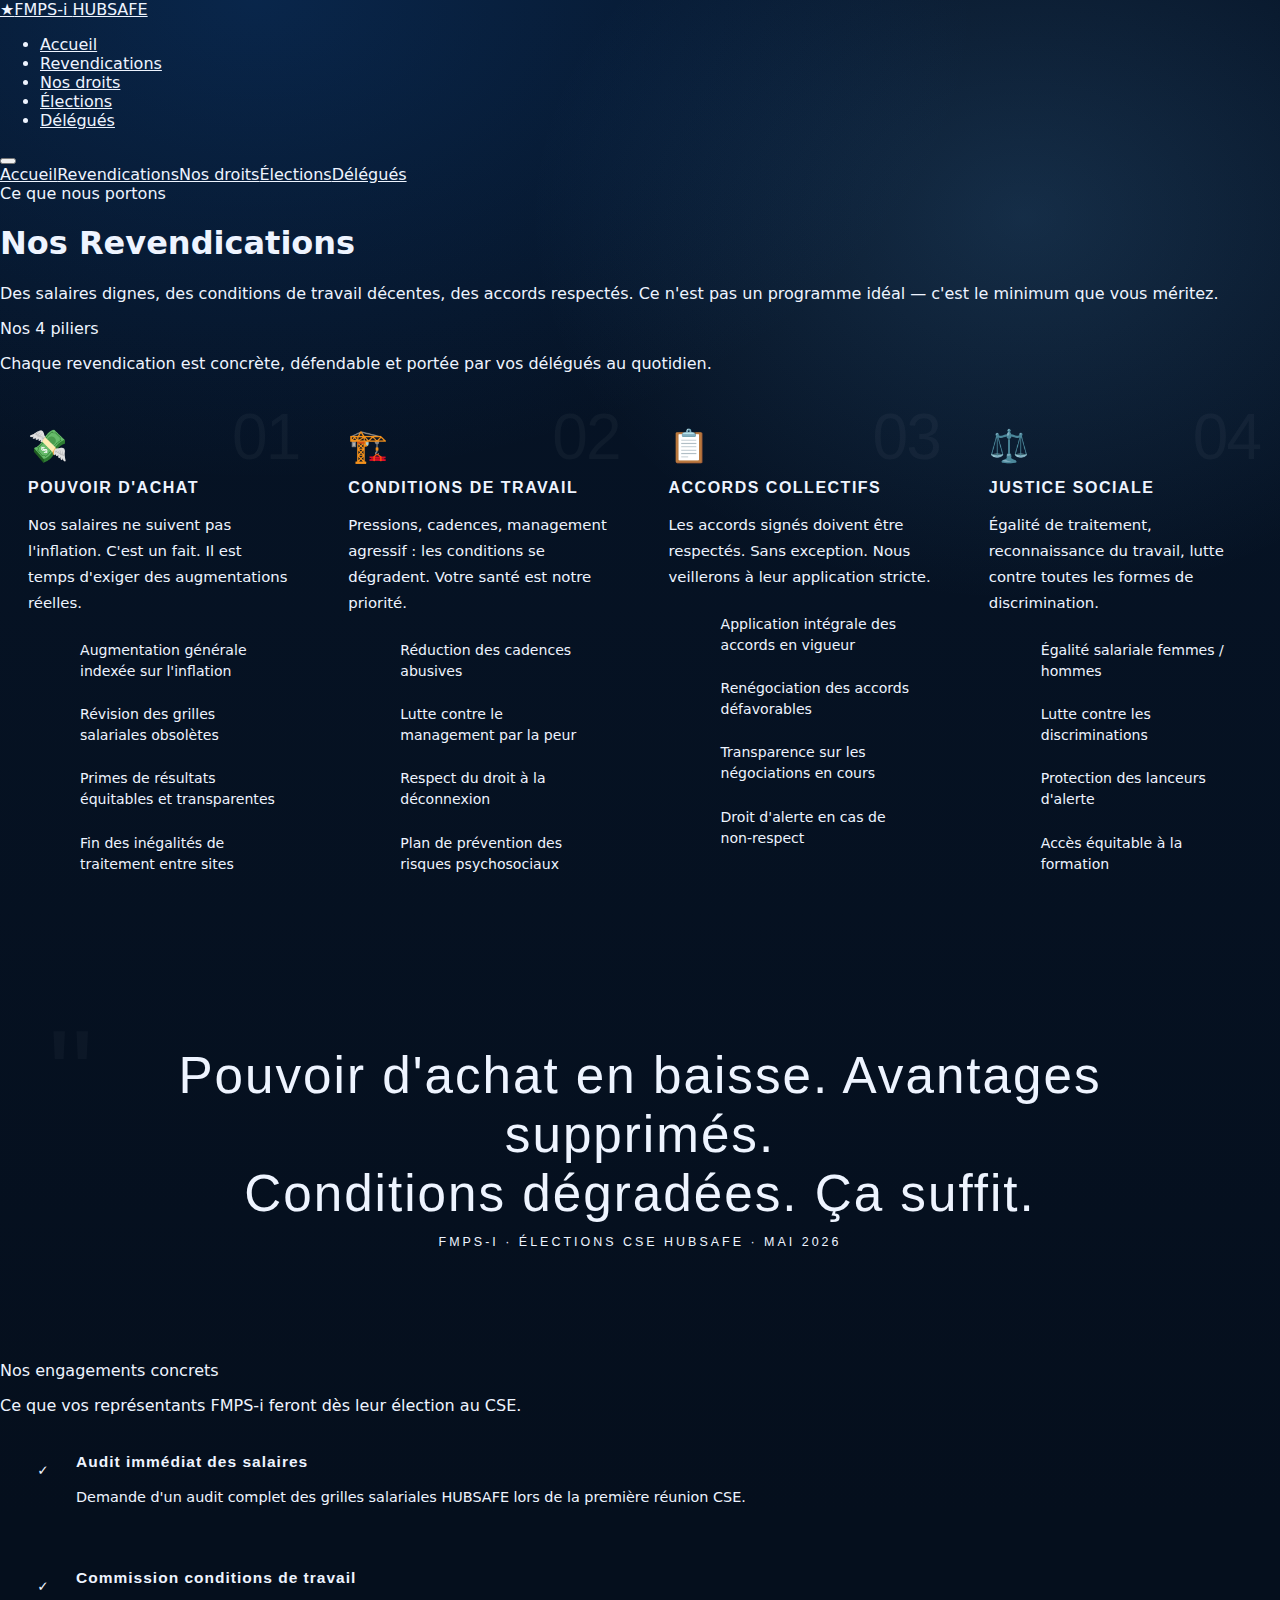
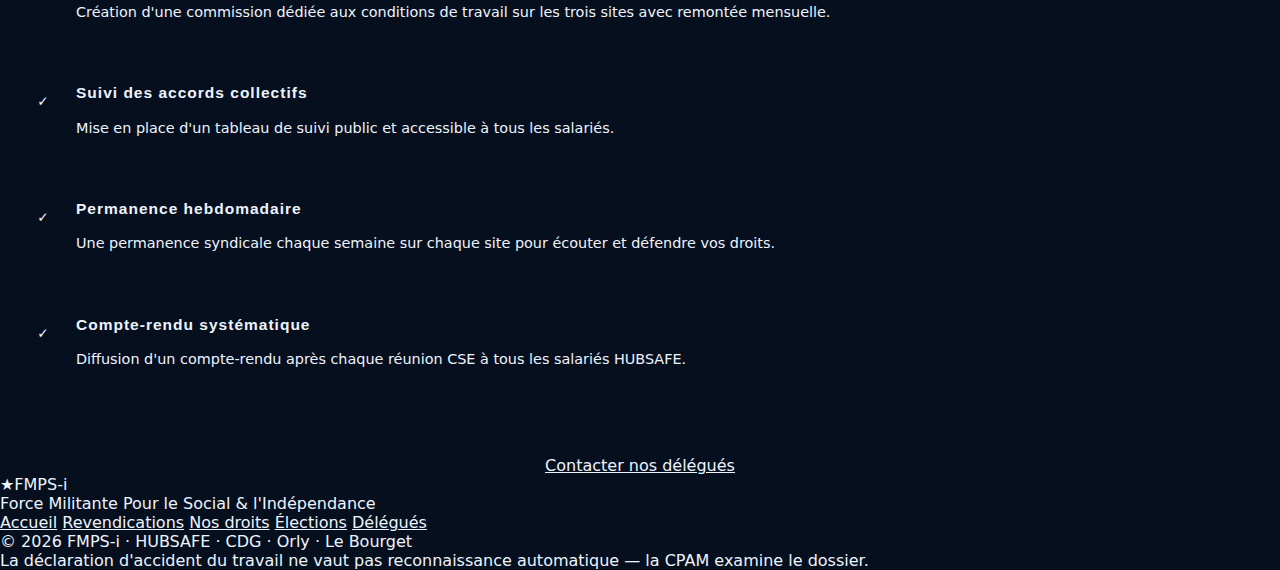
<file: revendications.html>
<!DOCTYPE html>
<html lang="fr">
<head>
<meta charset="UTF-8">
<meta name="viewport" content="width=device-width, initial-scale=1.0">

<!-- SEO -->
<title>Nos Revendications · FMPS-i Syndicat HUBSAFE</title>
<meta name="description" content="Salaires dignes, conditions de travail décentes, accords respectés : découvrez les 4 piliers et engagements concrets de la FMPS-i pour les salariés HUBSAFE.">
<meta name="keywords" content="revendications syndicales, salaires HUBSAFE, conditions de travail aéroport, FMPS-i, CSE HUBSAFE">
<meta name="robots" content="index, follow">
<meta name="author" content="FMPS-i — Force Militante Pour le Social & l'Indépendance">
<link rel="canonical" href="https://fmps-i.github.io/revendications.html">

<!-- Open Graph -->
<meta property="og:type" content="website">
<meta property="og:title" content="Nos Revendications · FMPS-i Syndicat HUBSAFE">
<meta property="og:description" content="Salaires dignes, conditions de travail décentes, accords respectés : découvrez les 4 piliers et engagements concrets de la FMPS-i pour les salariés HUBSAFE.">
<meta property="og:url" content="https://fmps-i.github.io/revendications.html">
<meta property="og:site_name" content="FMPS-i HUBSAFE">
<meta property="og:locale" content="fr_FR">

<!-- Favicon -->
<link rel="icon" type="image/svg+xml" href="favicon.svg">
<link rel="shortcut icon" href="favicon.svg">
<link rel="stylesheet" href="style.css">
<style>
.pillar-grid { display:grid; grid-template-columns:repeat(auto-fit,minmax(260px,1fr)); gap:1px; background:var(--border); margin-bottom:56px; }
.pillar-card {
  background: var(--surface);
  padding: 36px 28px;
  position: relative;
  transition: background 0.25s;
  border-top: 2px solid transparent;
}
.pillar-card:hover { background: var(--surface-2); border-top-color: var(--accent); }
.pillar-num { font-family:'Bebas Neue',sans-serif; font-size:4rem; color:rgba(255,255,255,0.04); line-height:1; position:absolute; top:14px; right:20px; letter-spacing:-2px; }
.pillar-icon { font-size:2rem; margin-bottom:14px; display:block; }
.pillar-title { font-family:'Oswald',sans-serif; font-weight:700; font-size:1rem; letter-spacing:1.5px; text-transform:uppercase; color:var(--white); margin-bottom:10px; }
.pillar-text { font-size:0.93rem; line-height:1.75; color:var(--white-55); margin-bottom:14px; }
.pillar-points { list-style:none; display:flex; flex-direction:column; gap:6px; }
.pillar-points li { padding:8px 12px; background:var(--white-10); border-left:2px solid var(--accent); font-size:0.88rem; color:var(--white-80); line-height:1.5; }

.quote-band {
  background: var(--surface);
  border-top: 1px solid var(--border);
  border-bottom: 1px solid var(--border);
  padding: 56px 48px;
  text-align: center;
  margin-bottom: 56px;
  position: relative;
}
.quote-band::before { content:'"'; position:absolute; top:20px; left:48px; font-family:'Bebas Neue',sans-serif; font-size:8rem; color:rgba(255,255,255,0.03); line-height:1; }
.quote-text { font-family:'Bebas Neue',sans-serif; font-size:clamp(1.6rem,5vw,3.2rem); letter-spacing:2px; line-height:1.15; color:var(--white); margin-bottom:12px; }
.quote-text .hl { color:var(--accent); }
.quote-sub { font-family:'Oswald',sans-serif; font-size:0.78rem; letter-spacing:3px; text-transform:uppercase; color:var(--white-30); }

.engage-list { display:flex; flex-direction:column; gap:1px; background:var(--border); }
.engage-item { background:var(--surface); padding:22px 28px; display:flex; align-items:flex-start; gap:18px; transition:background .2s; }
.engage-item:hover { background:var(--surface-2); }
.engage-check { width:30px; height:30px; flex-shrink:0; background:var(--accent); border-radius:50%; display:flex; align-items:center; justify-content:center; font-size:0.85rem; margin-top:2px; }
.engage-title { font-family:'Oswald',sans-serif; font-weight:700; font-size:0.97rem; letter-spacing:1px; color:var(--white); margin-bottom:3px; }
.engage-desc { font-size:0.9rem; color:var(--white-55); line-height:1.65; }

@media(max-width:600px){ .quote-band{padding:40px 20px;} }
</style>
</head>
<body>
<nav id="main-nav"></nav>
<div id="mobile-menu" class="mobile-menu"></div>
<div class="page">

  <div class="page-hero">
    <div class="page-hero-inner">
      <div class="page-label">Ce que nous portons</div>
      <h1 class="page-title">Nos Revendications</h1>
      <p class="page-desc">Des salaires dignes, des conditions de travail décentes, des accords respectés. Ce n'est pas un programme idéal — c'est le minimum que vous méritez.</p>
    </div>
  </div>

  <div class="content">
    <div class="section-heading reveal">Nos 4 piliers</div>
    <p class="section-sub reveal">Chaque revendication est concrète, défendable et portée par vos délégués au quotidien.</p>

    <div class="pillar-grid">
      <div class="pillar-card reveal">
        <span class="pillar-num">01</span>
        <span class="pillar-icon">💸</span>
        <div class="pillar-title">Pouvoir d'achat</div>
        <p class="pillar-text">Nos salaires ne suivent pas l'inflation. C'est un fait. Il est temps d'exiger des augmentations réelles.</p>
        <ul class="pillar-points">
          <li>Augmentation générale indexée sur l'inflation</li>
          <li>Révision des grilles salariales obsolètes</li>
          <li>Primes de résultats équitables et transparentes</li>
          <li>Fin des inégalités de traitement entre sites</li>
        </ul>
      </div>
      <div class="pillar-card reveal">
        <span class="pillar-num">02</span>
        <span class="pillar-icon">🏗️</span>
        <div class="pillar-title">Conditions de travail</div>
        <p class="pillar-text">Pressions, cadences, management agressif : les conditions se dégradent. Votre santé est notre priorité.</p>
        <ul class="pillar-points">
          <li>Réduction des cadences abusives</li>
          <li>Lutte contre le management par la peur</li>
          <li>Respect du droit à la déconnexion</li>
          <li>Plan de prévention des risques psychosociaux</li>
        </ul>
      </div>
      <div class="pillar-card reveal">
        <span class="pillar-num">03</span>
        <span class="pillar-icon">📋</span>
        <div class="pillar-title">Accords collectifs</div>
        <p class="pillar-text">Les accords signés doivent être respectés. Sans exception. Nous veillerons à leur application stricte.</p>
        <ul class="pillar-points">
          <li>Application intégrale des accords en vigueur</li>
          <li>Renégociation des accords défavorables</li>
          <li>Transparence sur les négociations en cours</li>
          <li>Droit d'alerte en cas de non-respect</li>
        </ul>
      </div>
      <div class="pillar-card reveal">
        <span class="pillar-num">04</span>
        <span class="pillar-icon">⚖️</span>
        <div class="pillar-title">Justice sociale</div>
        <p class="pillar-text">Égalité de traitement, reconnaissance du travail, lutte contre toutes les formes de discrimination.</p>
        <ul class="pillar-points">
          <li>Égalité salariale femmes / hommes</li>
          <li>Lutte contre les discriminations</li>
          <li>Protection des lanceurs d'alerte</li>
          <li>Accès équitable à la formation</li>
        </ul>
      </div>
    </div>
  </div>

  <div class="quote-band reveal">
    <div class="quote-text">Pouvoir d'achat en baisse. Avantages supprimés.<br>Conditions dégradées. <span class="hl">Ça suffit.</span></div>
    <div class="quote-sub">FMPS-i · Élections CSE HUBSAFE · Mai 2026</div>
  </div>

  <div class="content">
    <div class="section-heading reveal">Nos engagements concrets</div>
    <p class="section-sub reveal">Ce que vos représentants FMPS-i feront dès leur élection au CSE.</p>

    <div class="engage-list">
      <div class="engage-item reveal"><div class="engage-check">✓</div><div><div class="engage-title">Audit immédiat des salaires</div><p class="engage-desc">Demande d'un audit complet des grilles salariales HUBSAFE lors de la première réunion CSE.</p></div></div>
      <div class="engage-item reveal"><div class="engage-check">✓</div><div><div class="engage-title">Commission conditions de travail</div><p class="engage-desc">Création d'une commission dédiée aux conditions de travail sur les trois sites avec remontée mensuelle.</p></div></div>
      <div class="engage-item reveal"><div class="engage-check">✓</div><div><div class="engage-title">Suivi des accords collectifs</div><p class="engage-desc">Mise en place d'un tableau de suivi public et accessible à tous les salariés.</p></div></div>
      <div class="engage-item reveal"><div class="engage-check">✓</div><div><div class="engage-title">Permanence hebdomadaire</div><p class="engage-desc">Une permanence syndicale chaque semaine sur chaque site pour écouter et défendre vos droits.</p></div></div>
      <div class="engage-item reveal"><div class="engage-check">✓</div><div><div class="engage-title">Compte-rendu systématique</div><p class="engage-desc">Diffusion d'un compte-rendu après chaque réunion CSE à tous les salariés HUBSAFE.</p></div></div>
    </div>

    <div style="margin-top:48px;text-align:center;">
      <a href="contact.html" class="btn-primary">Contacter nos délégués</a>
    </div>
  </div>

  <div class="stripe"></div>
  <footer id="main-footer"></footer>
</div>
<script src="main.js"></script>
<script>buildNav('revendications.html');</script>
</body>
</html>
</file>
<file: style.css>
:root{
  --bg:#061427;
  --bg2:#071b33;
  --card:rgba(11,35,67,.55);
  --line:rgba(255,255,255,.08);
  --text:#eef4ff;
  --muted:rgba(238,244,255,.72);
  --muted2:rgba(238,244,255,.55);
  --blue:#0B3A86;
  --blue2:#1466c9;
  --blue3:#64b5f6;
  --shadow: 0 20px 60px rgba(0,0,0,.45);
  --radius:18px;
}

*{box-sizing:border-box}
html{scroll-behavior:smooth}
body{
  margin:0;
  font-family:"Source Sans 3", system-ui, -apple-system, Segoe UI, Roboto, Arial, sans-serif;
  color:var(--text);
  background:
    radial-gradient(1200px 800px at 20% 0%, rgba(20,102,201,.22), transparent 60%),
    radial-gradient(900px 700px at 80% 10%, rgba(100,181,246,.16), transparent 55%),
    linear-gradient(180deg, var(--bg), #050f1d 70%);
}

a{color:inherit}
.container{max-width:1100px; margin:0 auto; padding:0 16px}
.kicker{
  margin:0 0 10px;
  font-family:"Oswald", sans-serif;
  letter-spacing:.18em;
  text-transform:uppercase;
  color:rgba(238,244,255,.72);
  font-size:.92rem;
}

/* Top bar */
.topbar{
  position:sticky;
  top:0;
  z-index:200;
  display:flex;
  align-items:center;
  justify-content:space-between;
  gap:14px;
  padding:14px 16px;
  background: rgba(6,20,39,.72);
  backdrop-filter: blur(14px);
  border-bottom:1px solid rgba(20,102,201,.25);
}

.brand{
  display:flex;
  align-items:center;
  gap:10px;
  text-decoration:none;
}
.brand-mark{
  width:34px;height:34px;
  display:grid;place-items:center;
  border-radius:10px;
  background: linear-gradient(135deg, rgba(20,102,201,.35), rgba(100,181,246,.18));
  border:1px solid rgba(100,181,246,.25);
  box-shadow: 0 12px 32px rgba(0,0,0,.25);
}
.brand-text{
  font-family:"Oswald", sans-serif;
  letter-spacing:.10em;
  text-transform:uppercase;
  font-weight:700;
}
.brand.small .brand-mark{width:28px;height:28px}
.brand.small .brand-text{font-size:.95rem}

/* Desktop nav */
.nav.desktop{display:none; gap:18px; align-items:center}
.nav.desktop a{
  text-decoration:none;
  font-family:"Oswald", sans-serif;
  letter-spacing:.08em;
  text-transform:uppercase;
  font-size:.95rem;
  color:rgba(238,244,255,.78);
}
.nav.desktop a:hover{color:var(--blue3)}
.nav.desktop .nav-cta{
  padding:10px 12px;
  border-radius:12px;
  background: rgba(11,35,67,.55);
  border:1px solid rgba(100,181,246,.18);
}

/* Mobile menu button */
.menu-btn{
  width:44px;height:44px;
  border-radius:14px;
  border:1px solid rgba(100,181,246,.18);
  background: rgba(11,35,67,.55);
  display:flex;
  flex-direction:column;
  justify-content:center;
  gap:5px;
  padding:0 12px;
  color:var(--text);
}
.menu-btn span{
  height:2px;
  width:100%;
  background: rgba(238,244,255,.86);
  border-radius:99px;
}

/* Mobile nav overlay */
.nav.mobile{
  display:none;
}
.nav.mobile.open{
  display:flex;
  position:fixed;
  left:12px; right:12px; top:66px;
  flex-direction:column;
  padding:18px;
  background: rgba(6,20,39,.92);
  border:1px solid rgba(20,102,201,.26);
  border-radius: 18px;
  box-shadow: var(--shadow);
  z-index:240;
}
.nav.mobile a{
  text-decoration:none;
  font-family:"Oswald", sans-serif;
  letter-spacing:.10em;
  text-transform:uppercase;
  padding:12px 10px;
  border-radius:14px;
  border:1px solid rgba(255,255,255,.06);
  background: rgba(6,20,39,.35);
  color:rgba(238,244,255,.84);
}

/* Hero */
.hero{
  position:relative;
  padding: 34px 0 18px;
}
.hero-bg{
  position:absolute;
  inset:0;
  background:
    radial-gradient(700px 420px at 25% 10%, rgba(20,102,201,.25), transparent 60%),
    radial-gradient(620px 520px at 85% 20%, rgba(100,181,246,.16), transparent 55%),
    linear-gradient(180deg, rgba(11,58,134,.16), transparent 60%);
  pointer-events:none;
}
.hero-grid{
  position:relative;
  display:grid;
  grid-template-columns: 1fr;
  gap:16px;
  align-items:start;
  padding: 18px 0 0;
}
.hero h1{
  margin:0;
  font-family:"Oswald", sans-serif;
  text-transform:uppercase;
  letter-spacing:.06em;
  line-height:1.05;
  font-size: clamp(2.1rem, 4.6vw, 3.6rem);
}
.h1-strong{color:var(--text)}
.h1-soft{color:rgba(238,244,255,.55); font-size:.55em; letter-spacing:.18em}

.lead{
  margin:14px 0 0;
  max-width: 68ch;
  color:var(--muted);
  line-height:1.55;
  font-size:1.08rem;
}
.hero-actions{
  display:flex;
  gap:12px;
  margin:18px 0 0;
  flex-wrap:wrap;
}
.btn{
  display:inline-flex;
  align-items:center;
  justify-content:center;
  gap:10px;
  padding:12px 16px;
  border-radius: 14px;
  text-decoration:none;
  border:1px solid rgba(255,255,255,.12);
  font-family:"Oswald", sans-serif;
  letter-spacing:.08em;
  text-transform:uppercase;
}
.btn.primary{
  background: linear-gradient(135deg, var(--blue), var(--blue2));
  box-shadow: 0 18px 40px rgba(20,102,201,.22);
}
.btn.ghost{background: rgba(11,35,67,.45)}
.btn.small{padding:10px 14px; border-radius:12px; font-size:.95rem}
.note{
  margin: 16px 0 0;
  color: var(--muted2);
  border-left: 3px solid rgba(100,181,246,.45);
  padding: 10px 0 10px 12px;
}

/* Right hero panel (shows on desktop) */
.hero-panel{
  background: rgba(11,35,67,.45);
  border:1px solid rgba(100,181,246,.16);
  border-radius: var(--radius);
  padding: 16px;
  box-shadow: 0 14px 38px rgba(0,0,0,.18);
}
.panel-title{
  font-family:"Oswald", sans-serif;
  text-transform:uppercase;
  letter-spacing:.10em;
  font-weight:700;
}
.panel-sub{margin-top:6px; color: var(--muted2)}
.mini-list{margin-top:12px; display:grid; gap:10px}
.mini-item{
  display:grid;
  grid-template-columns: 1fr auto;
  gap:10px;
  align-items:center;
  text-decoration:none;
  padding:12px 12px;
  border-radius: 14px;
  border:1px solid rgba(255,255,255,.06);
  background: rgba(6,20,39,.35);
}
.mini-name{
  font-family:"Oswald", sans-serif;
  text-transform:uppercase;
  letter-spacing:.06em;
}
.mini-role{display:block; color: var(--muted2); font-size:.95rem}
.mini-cta{font-size:1.25rem}
.panel-btn{
  display:inline-block;
  margin-top:12px;
  color: rgba(238,244,255,.82);
  text-decoration:none;
  border-bottom:1px dashed rgba(100,181,246,.35);
  padding-bottom:2px;
}

/* Sections */
.section{padding: 40px 0}
.section.alt{
  background: linear-gradient(180deg, rgba(7,27,51,.55), transparent 70%);
  border-top:1px solid rgba(20,102,201,.14);
  border-bottom:1px solid rgba(20,102,201,.14);
}
.section-head h2{
  margin:0;
  font-family:"Oswald", sans-serif;
  letter-spacing:.06em;
  text-transform:uppercase;
  font-size: 1.7rem;
}
.section-head p{
  margin:10px 0 0;
  color: var(--muted);
  line-height:1.6;
  max-width: 72ch;
}

.cards{
  margin-top: 18px;
  display:grid;
  grid-template-columns: 1fr;
  gap:12px;
}
.card{
  background: var(--card);
  border:1px solid rgba(100,181,246,.16);
  border-radius: var(--radius);
  padding: 16px;
  box-shadow: 0 14px 38px rgba(0,0,0,.18);
}
.card h3{
  margin:0;
  font-family:"Oswald", sans-serif;
  text-transform:uppercase;
  letter-spacing:.06em;
}
.card p{margin:10px 0 0; color: var(--muted); line-height:1.55}

.list-grid{
  margin-top:18px;
  display:grid;
  grid-template-columns: 1fr;
  gap:14px;
}
.list{
  background: rgba(11,35,67,.35);
  border:1px solid rgba(100,181,246,.14);
  border-radius: var(--radius);
  padding: 14px;
}
.li{
  display:flex;
  gap:10px;
  align-items:center;
  padding: 12px 10px;
  border-radius: 14px;
  border:1px solid rgba(255,255,255,.06);
  background: rgba(6,20,39,.35);
  margin:10px 0 0;
}
.li:first-child{margin-top:0}
.dot{
  width:10px;height:10px;border-radius:99px;
  background: linear-gradient(135deg, var(--blue2), var(--blue3));
  box-shadow: 0 10px 22px rgba(100,181,246,.18);
}
.callout{
  background: linear-gradient(135deg, rgba(11,58,134,.22), rgba(20,102,201,.10));
  border:1px solid rgba(100,181,246,.18);
  border-radius: var(--radius);
  padding: 16px;
  box-shadow: var(--shadow);
}
.callout h3{
  margin:0;
  font-family:"Oswald", sans-serif;
  letter-spacing:.06em;
  text-transform:uppercase;
}
.callout p{margin:10px 0 0; color: var(--muted); line-height:1.6}
.callout-actions{display:flex; gap:10px; flex-wrap:wrap; margin-top:12px}

/* Sites */
.sites{
  margin-top:18px;
  display:grid;
  grid-template-columns: 1fr;
  gap:12px;
}
.site{
  background: var(--card);
  border:1px solid rgba(100,181,246,.16);
  border-radius: var(--radius);
  padding: 18px;
  box-shadow: 0 14px 38px rgba(0,0,0,.18);
  display:flex;
  align-items:center;
  gap:14px;
}
.site-badge{
  width:44px;height:44px;
  border-radius:14px;
  display:grid;place-items:center;
  background: linear-gradient(135deg, rgba(20,102,201,.35), rgba(100,181,246,.18));
  border:1px solid rgba(100,181,246,.25);
}
.site-name{
  font-family:"Oswald", sans-serif;
  letter-spacing:.10em;
  text-transform:uppercase;
  font-weight:700;
  font-size:1.2rem;
}
.site-sub{color: var(--muted2)}

/* Contacts */
.contacts{
  margin-top:18px;
  display:grid;
  grid-template-columns: 1fr;
  gap:12px;
}
.contact-card{
  background: var(--card);
  border:1px solid rgba(100,181,246,.16);
  border-radius: var(--radius);
  padding: 16px;
  box-shadow: 0 14px 38px rgba(0,0,0,.18);
}
.role{
  font-family:"Oswald", sans-serif;
  text-transform:uppercase;
  letter-spacing:.12em;
  font-size:.85rem;
  color: rgba(238,244,255,.62);
}
.name{
  margin-top:8px;
  font-family:"Oswald", sans-serif;
  text-transform:uppercase;
  letter-spacing:.06em;
  font-size: 1.2rem;
}
.phone{
  display:inline-block;
  margin-top:10px;
  padding: 10px 12px;
  border-radius: 12px;
  background: linear-gradient(135deg, rgba(11,58,134,.95), rgba(20,102,201,.85));
  border:1px solid rgba(255,255,255,.12);
  text-decoration:none;
  font-family:"Oswald", sans-serif;
  letter-spacing:.06em;
}
.sms{
  display:inline-block;
  margin-top:10px;
  color: rgba(238,244,255,.78);
  text-decoration:none;
  border-bottom:1px dashed rgba(100,181,246,.35);
  padding-bottom:2px;
}

.legal{margin-top:16px}
.legal-box{
  padding: 14px 16px;
  border-radius: 14px;
  background: rgba(6,20,39,.35);
  border:1px solid rgba(100,181,246,.14);
  color: var(--muted);
  line-height:1.6;
}

/* Footer */
.footer{
  padding: 18px 0 92px;
  border-top:1px solid rgba(20,102,201,.14);
  background: rgba(6,20,39,.35);
}
.footer-row{
  display:flex;
  align-items:center;
  justify-content:space-between;
  gap:14px;
  flex-wrap:wrap;
}
.footer-meta{color: var(--muted2)}

/* Bottom bar for mobile only */
.bottom-bar{
  position:fixed;
  left:0; right:0; bottom:0;
  display:flex;
  gap:10px;
  padding: 10px 12px;
  background: rgba(6,20,39,.92);
  border-top:1px solid rgba(20,102,201,.25);
  backdrop-filter: blur(14px);
  z-index:250;
}
.bb-btn{
  flex:1;
  display:flex;
  align-items:center;
  justify-content:center;
  padding: 14px 12px;
  border-radius: 14px;
  text-decoration:none;
  border:1px solid rgba(255,255,255,.12);
  background: rgba(11,35,67,.55);
  font-family:"Oswald", sans-serif;
  letter-spacing:.06em;
  text-transform:uppercase;
}
.bb-btn.primary{
  background: linear-gradient(135deg, var(--blue), var(--blue2));
  box-shadow: 0 18px 40px rgba(20,102,201,.22);
}

/* Responsive layout */
@media(min-width:780px){
  .cards{grid-template-columns: 1fr 1fr}
  .sites{grid-template-columns: 1fr 1fr 1fr}
  .contacts{grid-template-columns: 1fr 1fr}
}
@media(min-width:1024px){
  .nav.desktop{display:flex}
  .menu-btn{display:none}
  .nav.mobile{display:none !important}
  .hero-grid{grid-template-columns: 1.35fr .65fr; gap:18px}
  .contacts{grid-template-columns: 1fr 1fr 1fr}
  .list-grid{grid-template-columns: 1.2fr .8fr; align-items:stretch}
  .bottom-bar{display:none}
}
</file>
